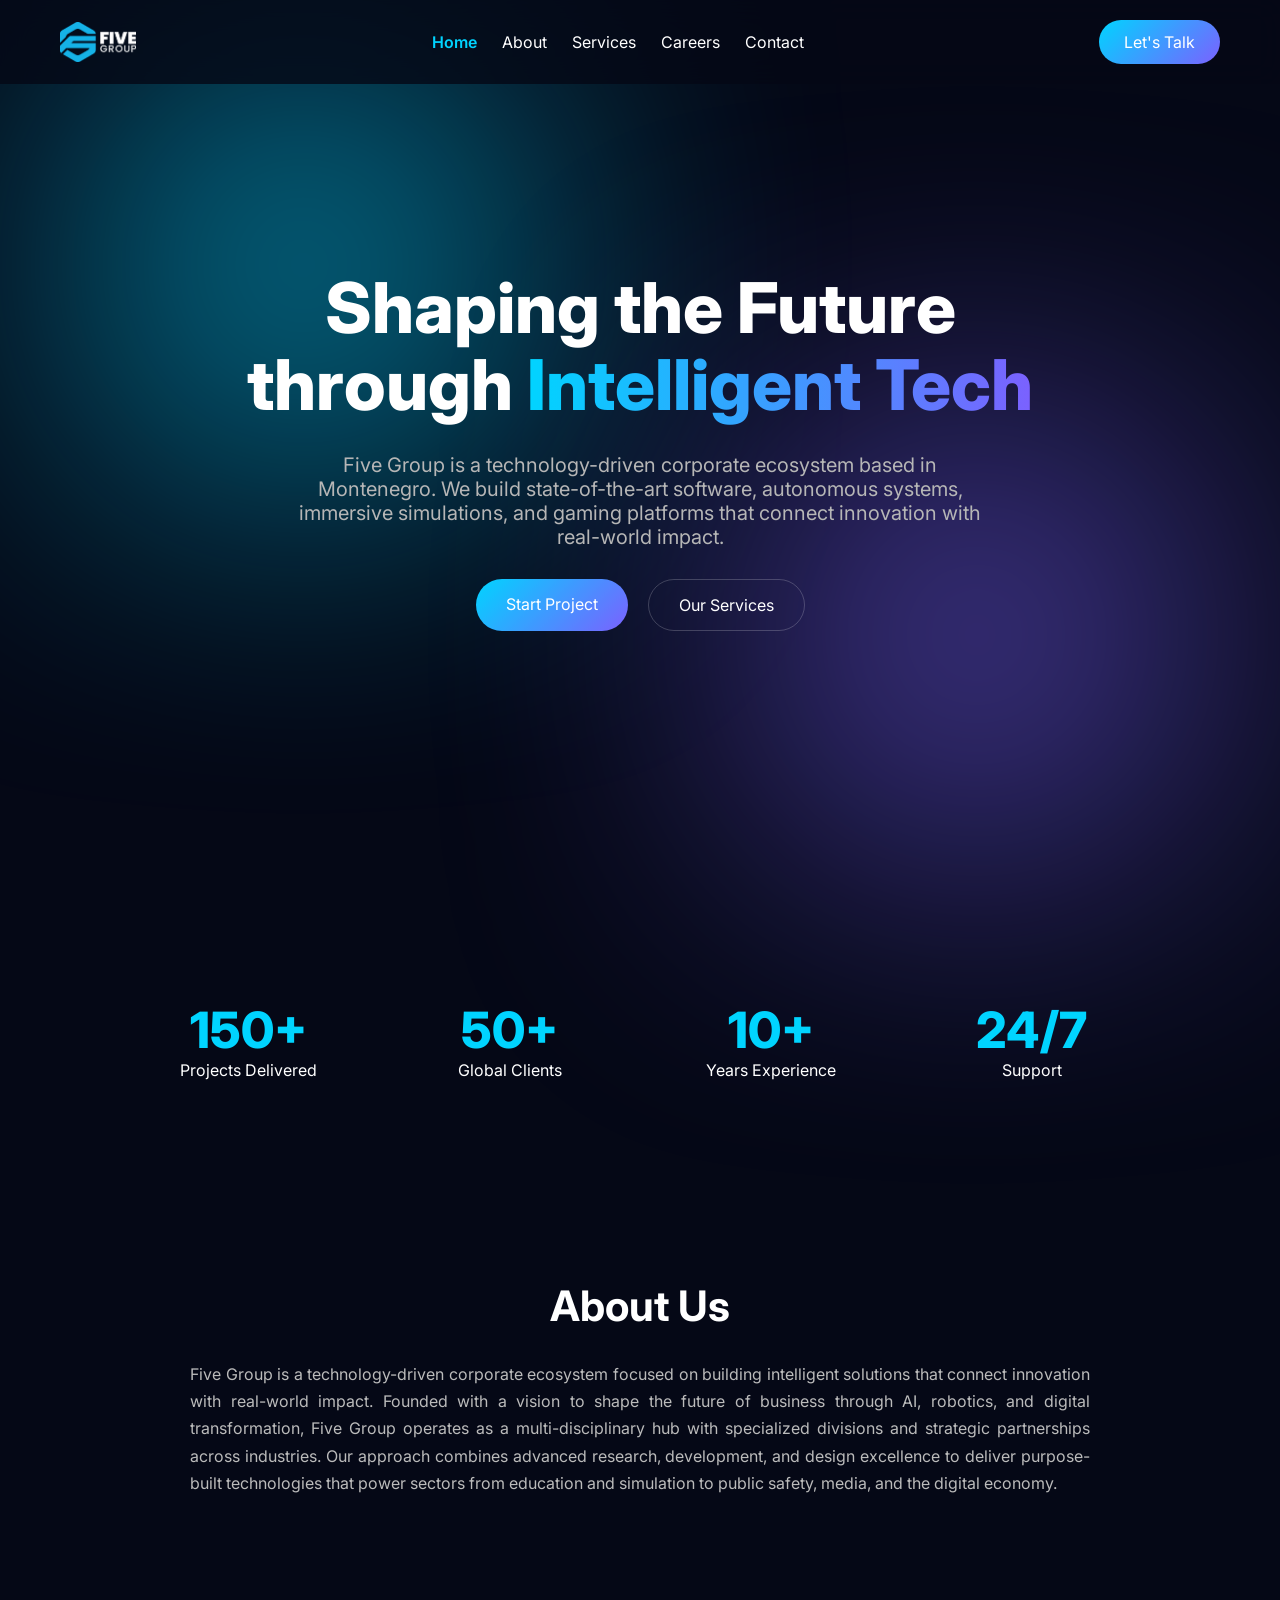
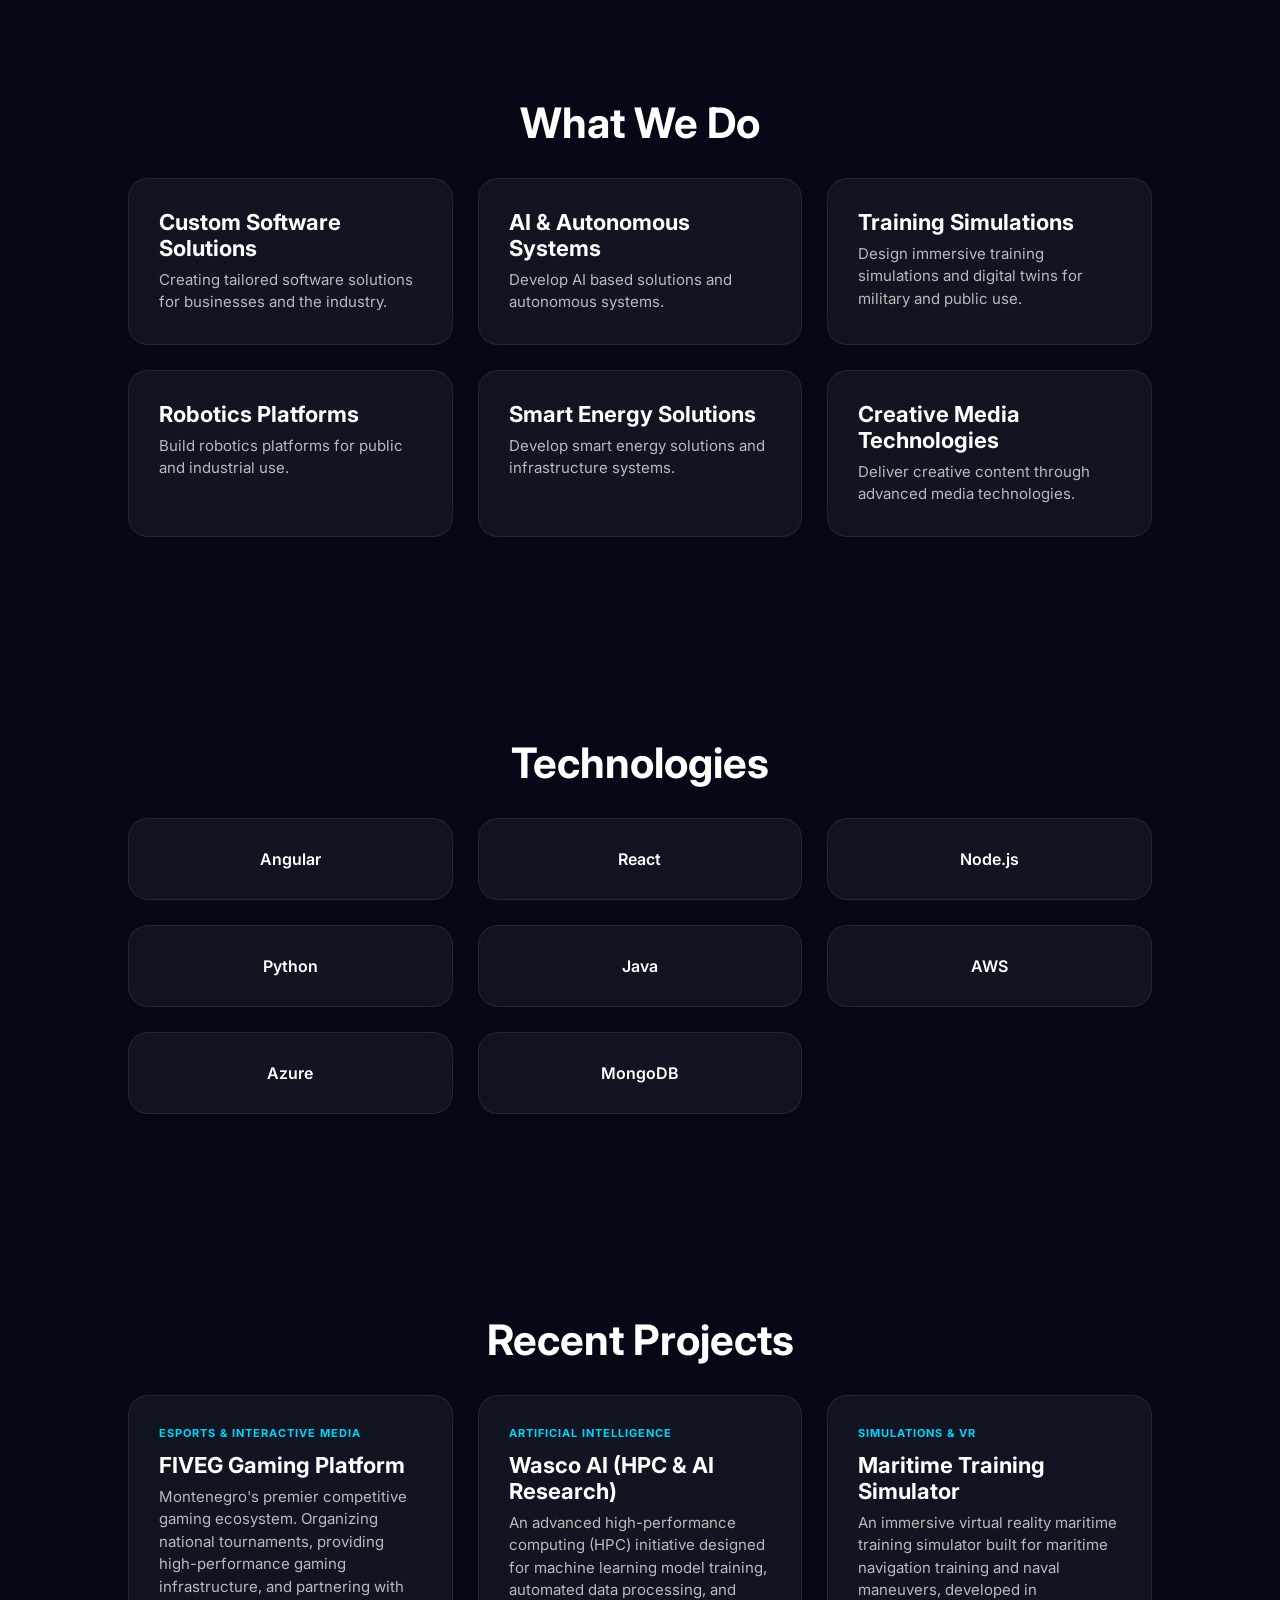
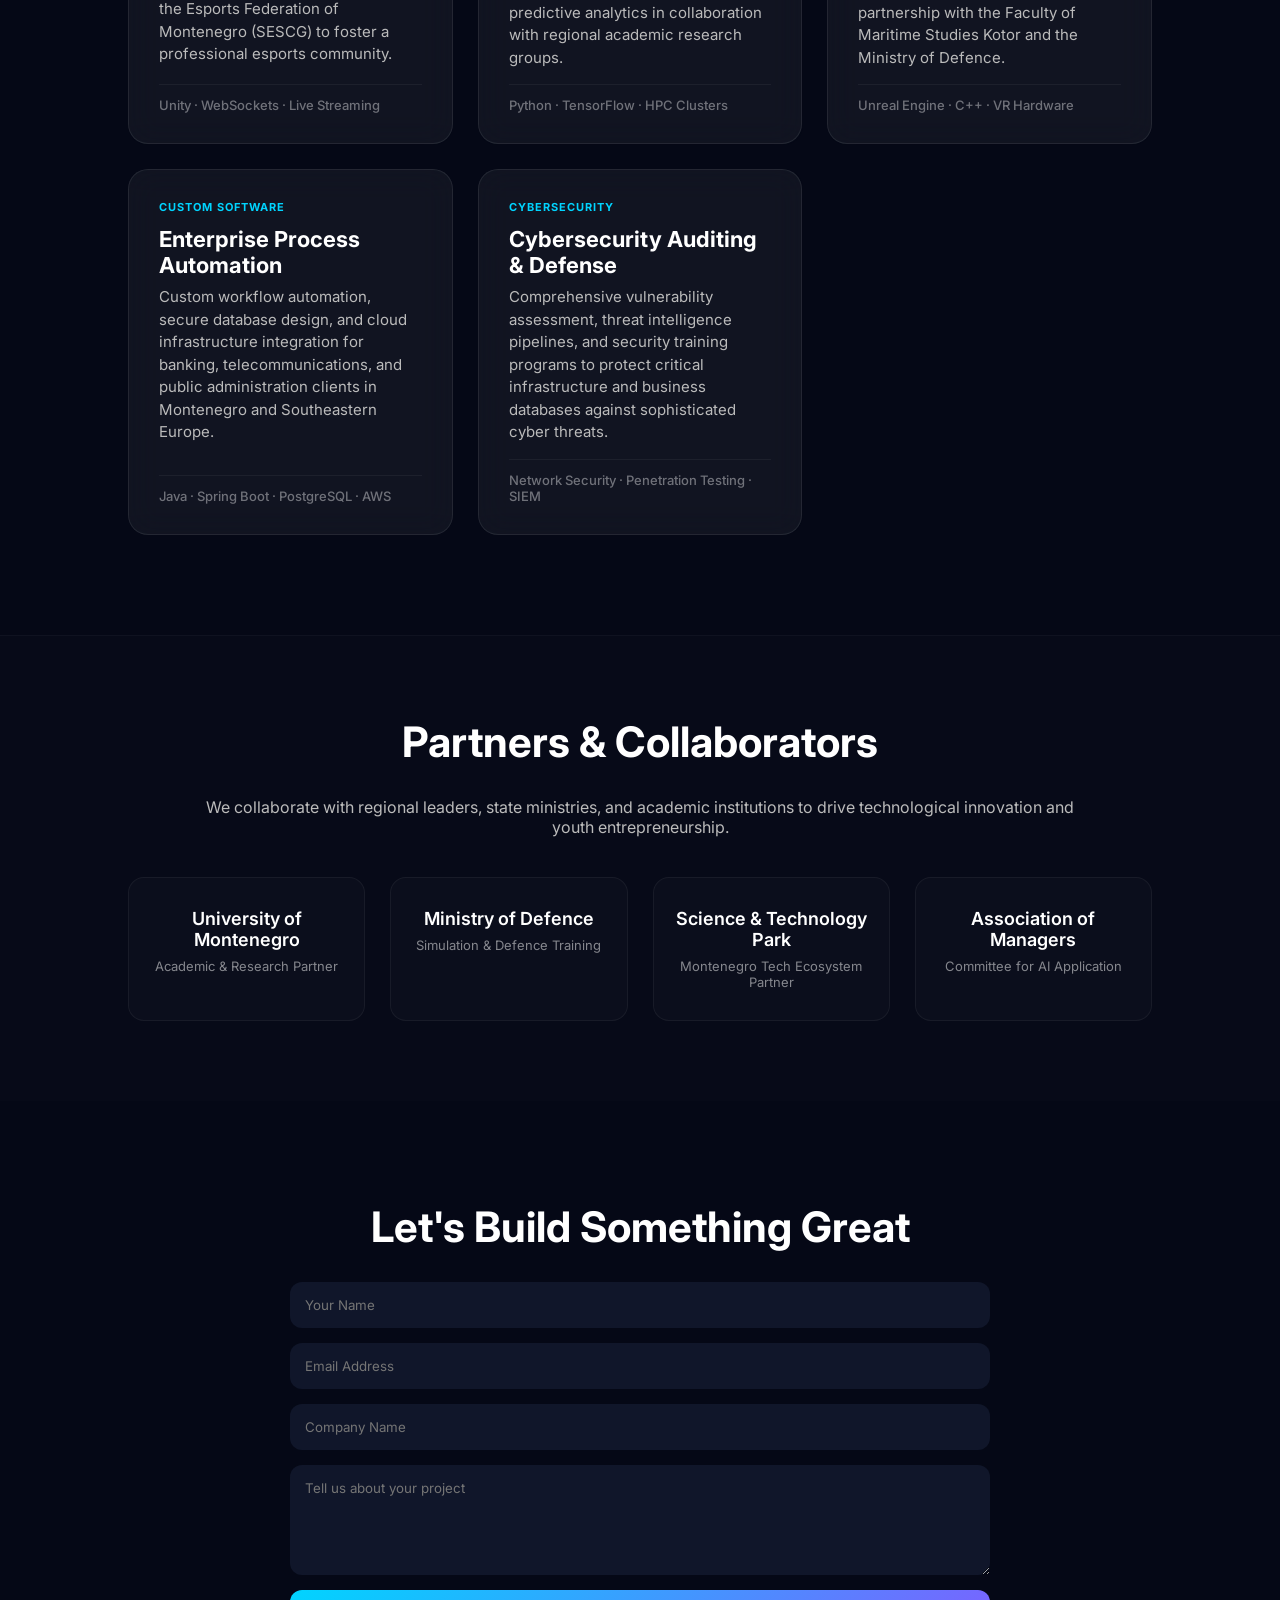
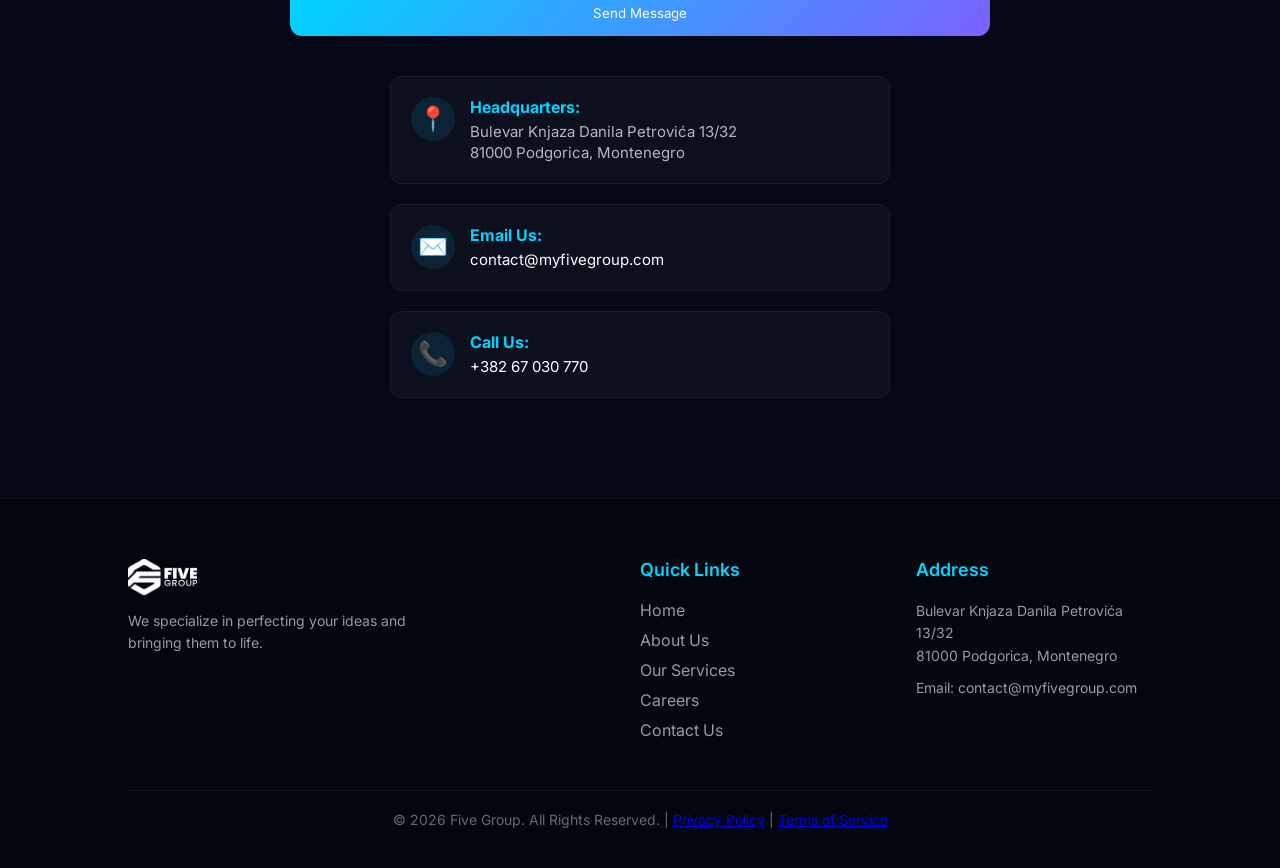
<file: index.html>
<!DOCTYPE html>
<html lang="en">
<head>
<meta charset="UTF-8">
<meta name="viewport" content="width=device-width, initial-scale=1.0">
<title>Five Group | Tech-Driven Corporate Ecosystem</title>
<meta name="description" content="Five Group is a technology-driven corporate ecosystem focusing on building intelligent solutions through AI, robotics, and digital transformation.">
<meta name="keywords" content="custom software solutions, AI, autonomous systems, training simulations, robotics platforms, smart energy, Montenegro, Podgorica">
<meta name="robots" content="index, follow">
<meta name="author" content="Five Group">
<link rel="canonical" href="https://myfivegroup.com/">

<!-- Open Graph -->
<meta property="og:type" content="website">
<meta property="og:url" content="https://myfivegroup.com/">
<meta property="og:title" content="Five Group | Tech-Driven Corporate Ecosystem">
<meta property="og:description" content="Five Group is a technology-driven corporate ecosystem focusing on building intelligent solutions through AI, robotics, and digital transformation.">
<meta property="og:site_name" content="Five Group">
<meta property="og:locale" content="en_US">

<!-- Twitter Card -->
<meta name="twitter:card" content="summary_large_image">
<meta name="twitter:title" content="Five Group | Tech-Driven Corporate Ecosystem">
<meta name="twitter:description" content="Five Group is a technology-driven corporate ecosystem focusing on building intelligent solutions through AI, robotics, and digital transformation.">

<link rel="preconnect" href="https://fonts.googleapis.com">
<link rel="preconnect" href="https://fonts.gstatic.com" crossorigin>
<link href="https://fonts.googleapis.com/css2?family=Inter:wght@300;400;500;600;700;800&display=swap" rel="stylesheet">

<link rel="stylesheet" href="style.css">
<link rel="icon" type="image/svg+xml" href="favicon.svg">

<script type="application/ld+json">
{
  "@context": "https://schema.org",
  "@type": "Organization",
  "name": "Five Group",
  "url": "https://myfivegroup.com",
  "description": "Five Group is a technology-driven corporate ecosystem focusing on building intelligent solutions that connect innovation with real-world impact through AI, robotics, and digital transformation.",
  "email": "contact@myfivegroup.com",
  "telephone": "+382 67 030 770",
  "foundingDate": "2016",
  "areaServed": "Global",
  "hasOfferCatalog": {
    "@type": "OfferCatalog",
    "name": "Corporate Solutions & Technology Services",
    "itemListElement": [
      {"@type": "Offer", "itemOffered": {"@type": "Service", "name": "Custom Software Solutions", "description": "Creating tailored software solutions for businesses and the industry."}},
      {"@type": "Offer", "itemOffered": {"@type": "Service", "name": "AI & Autonomous Systems", "description": "Develop AI based solutions and autonomous systems."}},
      {"@type": "Offer", "itemOffered": {"@type": "Service", "name": "Training Simulations", "description": "Design immersive training simulations and digital twins for military and public use."}},
      {"@type": "Offer", "itemOffered": {"@type": "Service", "name": "Robotics Platforms", "description": "Build robotics platforms for public and industrial use."}},
      {"@type": "Offer", "itemOffered": {"@type": "Service", "name": "Smart Energy Solutions", "description": "Develop smart energy solutions and infrastructure systems."}},
      {"@type": "Offer", "itemOffered": {"@type": "Service", "name": "Creative Media Technologies", "description": "Deliver creative content through advanced media technologies."}}
    ]
  }
}
</script>
<script type="application/ld+json">
{
  "@context": "https://schema.org",
  "@type": "WebSite",
  "name": "Five Group",
  "url": "https://myfivegroup.com",
  "description": "Five Group is a technology-driven corporate ecosystem for AI, robotics, simulation, and custom software."
}
</script>
</head>
<body>

<header>
    <nav>
        <a href="/" class="logo">
            <img src="logo-primary.webp" alt="Five Group Logo" style="height: 40px; width: auto; max-width: 150px; object-fit: contain;">
        </a>

        <ul class="nav-links">
            <li><a href="/">Home</a></li>
            <li><a href="/about">About</a></li>
            <li><a href="/services">Services</a></li>
            <li><a href="/careers">Careers</a></li>
            <li><a href="/contact">Contact</a></li>
        </ul>

        <div class="nav-right">
            <a href="/contact" class="nav-btn">Let's Talk</a>
        </div>

        <button class="mobile-menu-toggle" aria-label="Toggle Navigation Menu">
            <span></span>
            <span></span>
            <span></span>
        </button>
    </nav>
</header>

<main>
<section class="hero">

<div class="blob blob1"></div>
<div class="blob blob2"></div>

<div class="hero-content">

<h1>
Shaping the Future through <span>Intelligent Tech</span>
</h1>

<p>
Five Group is a technology-driven corporate ecosystem based in Montenegro. We build state-of-the-art software, autonomous systems, immersive simulations, and gaming platforms that connect innovation with real-world impact.
</p>

<div class="hero-buttons">
<a href="/contact" class="btn-primary">Start Project</a>
<a href="/services" class="btn-secondary">Our Services</a>
</div>

</div>

</section>

<section class="stats" aria-label="Company statistics">

<div>
<div class="stat-number">150+</div>
<p>Projects Delivered</p>
</div>

<div>
<div class="stat-number">50+</div>
<p>Global Clients</p>
</div>

<div>
<div class="stat-number">10+</div>
<p>Years Experience</p>
</div>

<div>
<div class="stat-number">24/7</div>
<p>Support</p>
</div>

</section>

<section id="about">

<h2 class="section-title">About Us</h2>

<p class="section-desc" style="line-height: 1.7; text-align: justify;">
Five Group is a technology-driven corporate ecosystem focused on building intelligent solutions that connect innovation with real-world impact. Founded with a vision to shape the future of business through AI, robotics, and digital transformation, Five Group operates as a multi-disciplinary hub with specialized divisions and strategic partnerships across industries. Our approach combines advanced research, development, and design excellence to deliver purpose-built technologies that power sectors from education and simulation to public safety, media, and the digital economy.
</p>

</section>

<section id="services">

<h2 class="section-title">What We Do</h2>

<div class="grid">

<div class="card">
<h3>Custom Software Solutions</h3>
<p>Creating tailored software solutions for businesses and the industry.</p>
</div>

<div class="card">
<h3>AI &amp; Autonomous Systems</h3>
<p>Develop AI based solutions and autonomous systems.</p>
</div>

<div class="card">
<h3>Training Simulations</h3>
<p>Design immersive training simulations and digital twins for military and public use.</p>
</div>

<div class="card">
<h3>Robotics Platforms</h3>
<p>Build robotics platforms for public and industrial use.</p>
</div>

<div class="card">
<h3>Smart Energy Solutions</h3>
<p>Develop smart energy solutions and infrastructure systems.</p>
</div>

<div class="card">
<h3>Creative Media Technologies</h3>
<p>Deliver creative content through advanced media technologies.</p>
</div>

</div>

</section>

<section id="tech">

<h2 class="section-title">Technologies</h2>

<div class="grid">

<div class="tech">Angular</div>
<div class="tech">React</div>
<div class="tech">Node.js</div>
<div class="tech">Python</div>
<div class="tech">Java</div>
<div class="tech">AWS</div>
<div class="tech">Azure</div>
<div class="tech">MongoDB</div>

</div>

</section>

<section id="portfolio">

<h2 class="section-title">Recent Projects</h2>

<div class="grid">

<div class="card">
    <span class="project-tag">Esports &amp; Interactive Media</span>
    <h3>FIVEG Gaming Platform</h3>
    <p>Montenegro's premier competitive gaming ecosystem. Organizing national tournaments, providing high-performance gaming infrastructure, and partnering with the Esports Federation of Montenegro (SESCG) to foster a professional esports community.</p>
    <div class="project-tech">Unity · WebSockets · Live Streaming</div>
</div>

<div class="card">
    <span class="project-tag">Artificial Intelligence</span>
    <h3>Wasco AI (HPC &amp; AI Research)</h3>
    <p>An advanced high-performance computing (HPC) initiative designed for machine learning model training, automated data processing, and predictive analytics in collaboration with regional academic research groups.</p>
    <div class="project-tech">Python · TensorFlow · HPC Clusters</div>
</div>

<div class="card">
    <span class="project-tag">Simulations &amp; VR</span>
    <h3>Maritime Training Simulator</h3>
    <p>An immersive virtual reality maritime training simulator built for maritime navigation training and naval maneuvers, developed in partnership with the Faculty of Maritime Studies Kotor and the Ministry of Defence.</p>
    <div class="project-tech">Unreal Engine · C++ · VR Hardware</div>
</div>

<div class="card">
    <span class="project-tag">Custom Software</span>
    <h3>Enterprise Process Automation</h3>
    <p>Custom workflow automation, secure database design, and cloud infrastructure integration for banking, telecommunications, and public administration clients in Montenegro and Southeastern Europe.</p>
    <div class="project-tech">Java · Spring Boot · PostgreSQL · AWS</div>
</div>

<div class="card">
    <span class="project-tag">Cybersecurity</span>
    <h3>Cybersecurity Auditing &amp; Defense</h3>
    <p>Comprehensive vulnerability assessment, threat intelligence pipelines, and security training programs to protect critical infrastructure and business databases against sophisticated cyber threats.</p>
    <div class="project-tech">Network Security · Penetration Testing · SIEM</div>
</div>

</div>

</section>

<section id="partners" style="padding: 80px 10%; background: rgba(255, 255, 255, 0.01); border-top: 1px solid rgba(255,255,255,0.03);">
    <h2 class="section-title">Partners &amp; Collaborators</h2>
    <p class="section-desc">We collaborate with regional leaders, state ministries, and academic institutions to drive technological innovation and youth entrepreneurship.</p>
    <div class="partners-grid">
        <div class="partner-logo-card">
            <h4>University of Montenegro</h4>
            <p>Academic &amp; Research Partner</p>
        </div>
        <div class="partner-logo-card">
            <h4>Ministry of Defence</h4>
            <p>Simulation &amp; Defence Training</p>
        </div>
        <div class="partner-logo-card">
            <h4>Science &amp; Technology Park</h4>
            <p>Montenegro Tech Ecosystem Partner</p>
        </div>
        <div class="partner-logo-card">
            <h4>Association of Managers</h4>
            <p>Committee for AI Application</p>
        </div>
    </div>
</section>

<section id="contact">

<h2 class="section-title">Let's Build Something Great</h2>

<form id="contactForm" aria-label="Contact My Five Group">

<input type="text" name="name" placeholder="Your Name" aria-label="Your Name" required>

<input type="email" name="email" placeholder="Email Address" aria-label="Email Address" required>

<input type="text" name="company" placeholder="Company Name" aria-label="Company Name">

<textarea name="message" rows="5" placeholder="Tell us about your project" aria-label="Tell us about your project"></textarea>

<button type="submit">
Send Message
</button>

</form>

<div class="contact-info">
    <div class="contact-item">
        <span class="contact-icon" aria-hidden="true">📍</span>
        <div>
            <strong>Headquarters:</strong>
            <p>Bulevar Knjaza Danila Petrovića 13/32<br>81000 Podgorica, Montenegro</p>
        </div>
    </div>
    <div class="contact-item">
        <span class="contact-icon" aria-hidden="true">✉️</span>
        <div>
            <strong>Email Us:</strong>
            <p><a href="mailto:contact@myfivegroup.com">contact@myfivegroup.com</a></p>
        </div>
    </div>
    <div class="contact-item">
        <span class="contact-icon" aria-hidden="true">📞</span>
        <div>
            <strong>Call Us:</strong>
            <p><a href="tel:+38267030770">+382 67 030 770</a></p>
        </div>
    </div>
</div>

</section>

</main>

<footer>
    <div class="footer-grid">
        <div class="footer-col">
            <a href="/" class="logo">
                <img src="logo-white.png" alt="Five Group Logo" style="height: 36px; width: auto; max-width: 130px; object-fit: contain;">
            </a>
            <p class="footer-tagline">We specialize in perfecting your ideas and bringing them to life.</p>
        </div>
        <div class="footer-col">
            <h4>Quick Links</h4>
            <ul>
                <li><a href="/">Home</a></li>
                <li><a href="/about">About Us</a></li>
                <li><a href="/services">Our Services</a></li>
                <li><a href="/careers">Careers</a></li>
                <li><a href="/contact">Contact Us</a></li>
            </ul>
        </div>
        <div class="footer-col">
            <h4>Address</h4>
            <p>Bulevar Knjaza Danila Petrovića 13/32<br>81000 Podgorica, Montenegro</p>
            <p style="margin-top: 10px;">Email: <a href="mailto:contact@myfivegroup.com">contact@myfivegroup.com</a></p>
        </div>
    </div>
    <div class="footer-bottom">
        <p>© 2026 Five Group. All Rights Reserved. | <a href="/privacy">Privacy Policy</a> | <a href="/terms">Terms of Service</a></p>
    </div>
</footer>

<script src="script.js"></script>

</body>
</html>
</file>
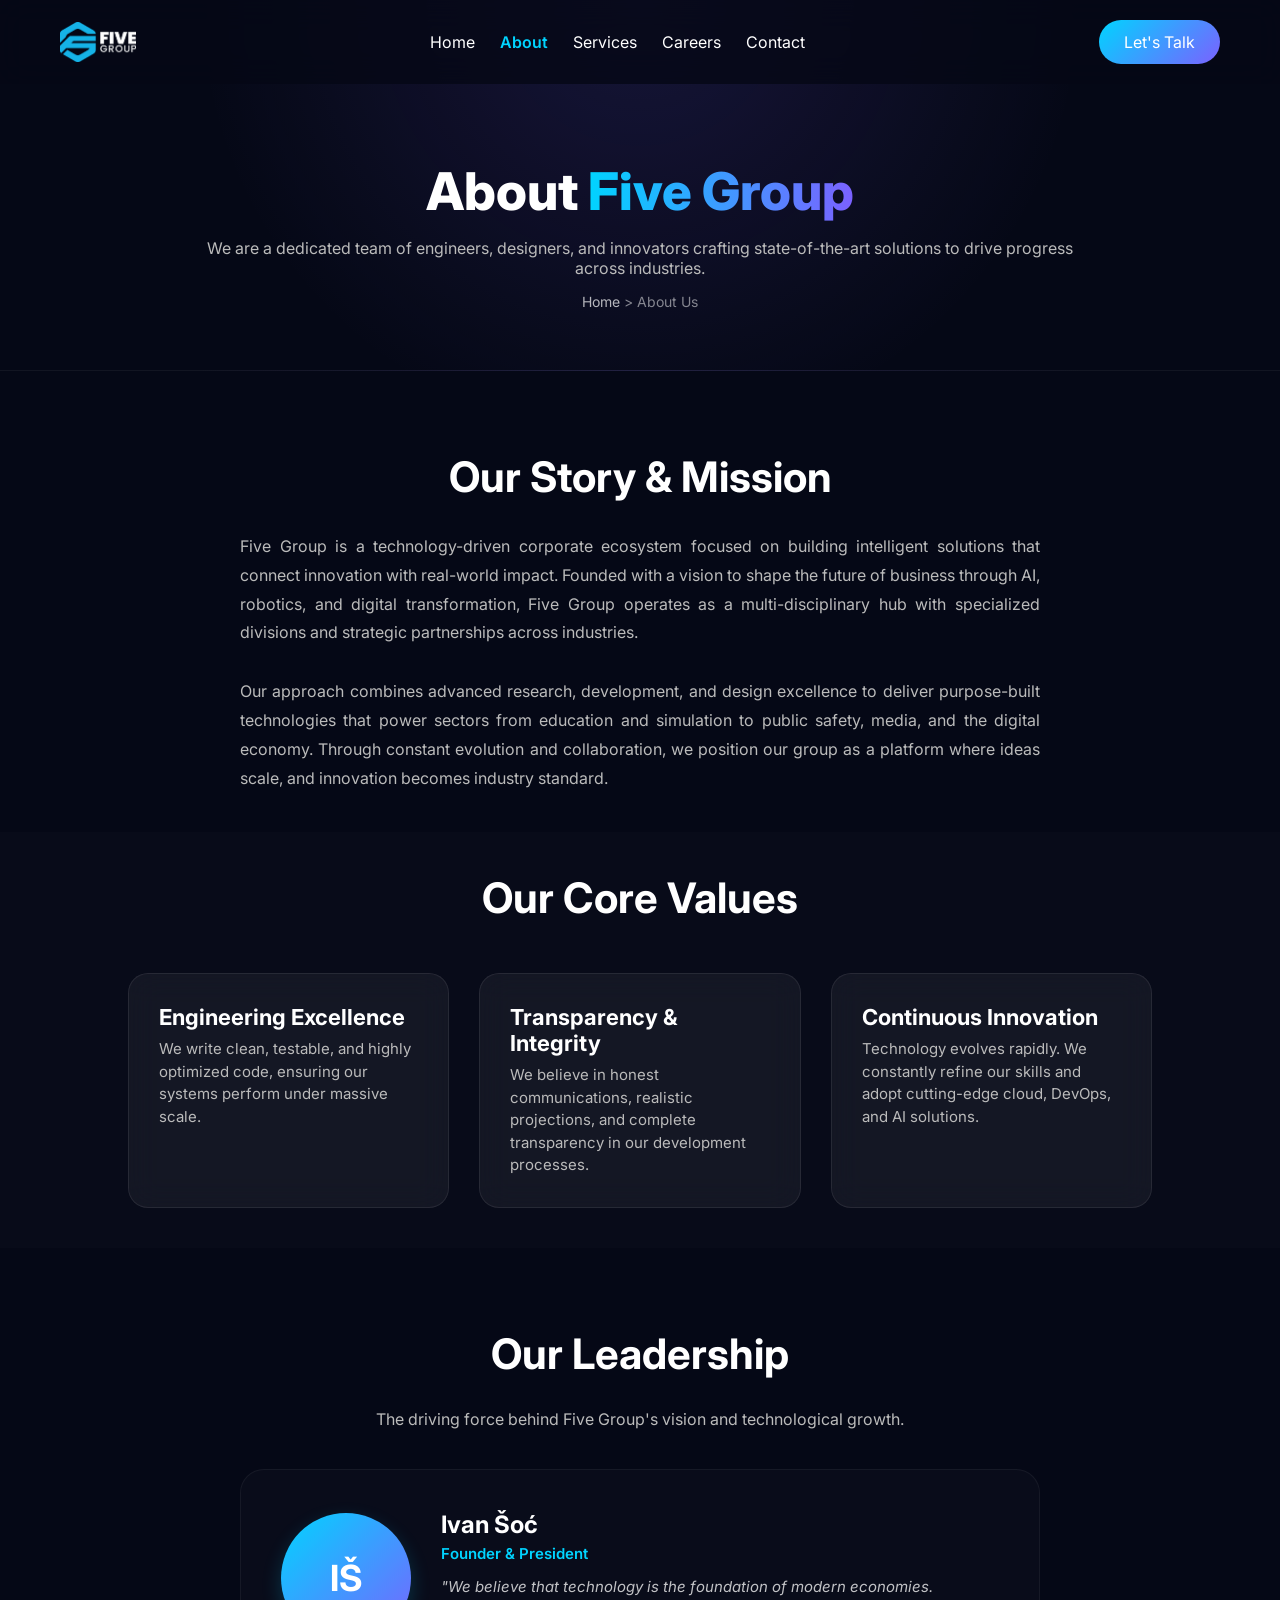
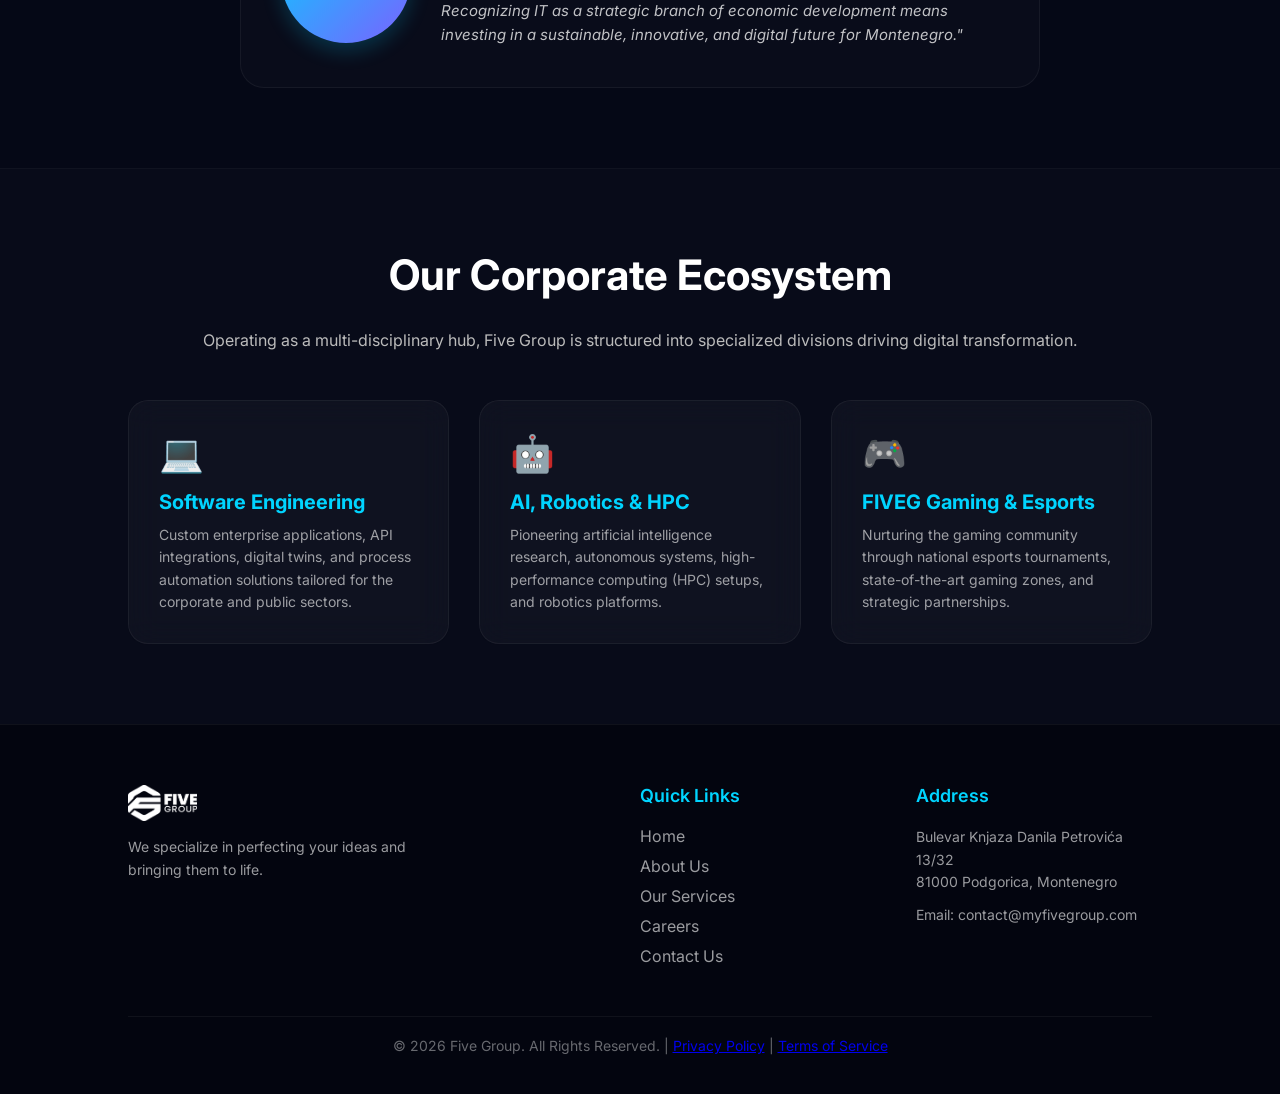
<file: about.html>
<!DOCTYPE html>
<html lang="en">
<head>
<meta charset="UTF-8">
<meta name="viewport" content="width=device-width, initial-scale=1.0">
<title>About Us | Five Group</title>
<meta name="description" content="Learn about Five Group, our mission, values, and the expert leadership team guiding our custom software engineering.">
<meta name="robots" content="index, follow">
<link rel="preconnect" href="https://fonts.googleapis.com">
<link rel="preconnect" href="https://fonts.gstatic.com" crossorigin>
<link href="https://fonts.googleapis.com/css2?family=Inter:wght@300;400;500;600;700;800&display=swap" rel="stylesheet">
<link rel="stylesheet" href="style.css">
<link rel="icon" type="image/svg+xml" href="favicon.svg">
</head>
<body>

<header>
    <nav>
        <a href="/" class="logo">
            <img src="logo-primary.webp" alt="Five Group Logo" style="height: 40px; width: auto; max-width: 150px; object-fit: contain;">
        </a>

        <ul class="nav-links">
            <li><a href="/">Home</a></li>
            <li><a href="/about">About</a></li>
            <li><a href="/services">Services</a></li>
            <li><a href="/careers">Careers</a></li>
            <li><a href="/contact">Contact</a></li>
        </ul>

        <div class="nav-right">
            <a href="/contact" class="nav-btn">Let's Talk</a>
        </div>

        <button class="mobile-menu-toggle" aria-label="Toggle Navigation Menu">
            <span></span>
            <span></span>
            <span></span>
        </button>
    </nav>
</header>

<main>
    <section class="page-header">
        <h1>About <span>Five Group</span></h1>
        <p class="section-desc">We are a dedicated team of engineers, designers, and innovators crafting state-of-the-art solutions to drive progress across industries.</p>
        <div class="breadcrumbs" style="margin-top: 15px;">
            <a href="/">Home</a> &gt; About Us
        </div>
    </section>

    <!-- Company Story Section -->
    <section id="story" style="padding: 80px 10% 40px;">
        <h2 class="section-title">Our Story & Mission</h2>
        <p class="section-desc" style="max-width: 800px; line-height: 1.8; text-align: justify; margin-bottom: 30px; margin-left: auto; margin-right: auto;">
            Five Group is a technology-driven corporate ecosystem focused on building intelligent solutions that connect innovation with real-world impact. Founded with a vision to shape the future of business through AI, robotics, and digital transformation, Five Group operates as a multi-disciplinary hub with specialized divisions and strategic partnerships across industries.
        </p>
        <p class="section-desc" style="max-width: 800px; line-height: 1.8; text-align: justify; margin-left: auto; margin-right: auto;">
            Our approach combines advanced research, development, and design excellence to deliver purpose-built technologies that power sectors from education and simulation to public safety, media, and the digital economy. Through constant evolution and collaboration, we position our group as a platform where ideas scale, and innovation becomes industry standard.
        </p>
    </section>

    <!-- Core Values Section -->
    <section id="values" style="padding: 40px 10%; background: rgba(255,255,255,0.01);">
        <h2 class="section-title">Our Core Values</h2>
        <div class="values-grid">
            <div class="card">
                <h3>Engineering Excellence</h3>
                <p>We write clean, testable, and highly optimized code, ensuring our systems perform under massive scale.</p>
            </div>
            <div class="card">
                <h3>Transparency & Integrity</h3>
                <p>We believe in honest communications, realistic projections, and complete transparency in our development processes.</p>
            </div>
            <div class="card">
                <h3>Continuous Innovation</h3>
                <p>Technology evolves rapidly. We constantly refine our skills and adopt cutting-edge cloud, DevOps, and AI solutions.</p>
            </div>
        </div>
    </section>

    <!-- Leadership Section -->
    <section id="leadership" style="padding: 80px 10%;">
        <h2 class="section-title">Our Leadership</h2>
        <p class="section-desc">The driving force behind Five Group's vision and technological growth.</p>
        
        <div class="leader-card-premium">
            <div class="leader-avatar-premium">IŠ</div>
            <div class="team-info" style="padding: 0;">
                <h3 style="font-size: 24px; margin-bottom: 5px;">Ivan Šoć</h3>
                <div class="role" style="color: #00D4FF; font-size: 15px; font-weight: 600; margin-bottom: 12px;">Founder &amp; President</div>
                <p style="font-size: 15px; color: rgba(255, 255, 255, 0.75); line-height: 1.6; margin: 0; font-style: italic;">
                    "We believe that technology is the foundation of modern economies. Recognizing IT as a strategic branch of economic development means investing in a sustainable, innovative, and digital future for Montenegro."
                </p>
            </div>
        </div>
    </section>

    <!-- Ecosystem Divisions Section -->
    <section id="divisions" style="padding: 80px 10%; background: rgba(255, 255, 255, 0.01); border-top: 1px solid rgba(255,255,255,0.03);">
        <h2 class="section-title">Our Corporate Ecosystem</h2>
        <p class="section-desc">Operating as a multi-disciplinary hub, Five Group is structured into specialized divisions driving digital transformation.</p>
        
        <div class="values-grid" style="margin-top: 50px;">
            <div class="card" style="padding: 30px; background: rgba(255, 255, 255, 0.03); border: 1px solid rgba(255, 255, 255, 0.05); border-radius: 20px;">
                <div style="font-size: 36px; margin-bottom: 15px;">💻</div>
                <h3 style="font-size: 20px; color: #00D4FF; margin-bottom: 10px;">Software Engineering</h3>
                <p style="color: rgba(255, 255, 255, 0.6); font-size: 14px; line-height: 1.6;">Custom enterprise applications, API integrations, digital twins, and process automation solutions tailored for the corporate and public sectors.</p>
            </div>
            
            <div class="card" style="padding: 30px; background: rgba(255, 255, 255, 0.03); border: 1px solid rgba(255, 255, 255, 0.05); border-radius: 20px;">
                <div style="font-size: 36px; margin-bottom: 15px;">🤖</div>
                <h3 style="font-size: 20px; color: #00D4FF; margin-bottom: 10px;">AI, Robotics &amp; HPC</h3>
                <p style="color: rgba(255, 255, 255, 0.6); font-size: 14px; line-height: 1.6;">Pioneering artificial intelligence research, autonomous systems, high-performance computing (HPC) setups, and robotics platforms.</p>
            </div>
            
            <div class="card" style="padding: 30px; background: rgba(255, 255, 255, 0.03); border: 1px solid rgba(255, 255, 255, 0.05); border-radius: 20px;">
                <div style="font-size: 36px; margin-bottom: 15px;">🎮</div>
                <h3 style="font-size: 20px; color: #00D4FF; margin-bottom: 10px;">FIVEG Gaming &amp; Esports</h3>
                <p style="color: rgba(255, 255, 255, 0.6); font-size: 14px; line-height: 1.6;">Nurturing the gaming community through national esports tournaments, state-of-the-art gaming zones, and strategic partnerships.</p>
            </div>
        </div>
    </section>
</main>

<footer>
    <div class="footer-grid">
        <div class="footer-col">
            <a href="/" class="logo">
                <img src="logo-white.png" alt="Five Group Logo" style="height: 36px; width: auto; max-width: 130px; object-fit: contain;">
            </a>
            <p class="footer-tagline">We specialize in perfecting your ideas and bringing them to life.</p>
        </div>
        <div class="footer-col">
            <h4>Quick Links</h4>
            <ul>
                <li><a href="/">Home</a></li>
                <li><a href="/about">About Us</a></li>
                <li><a href="/services">Our Services</a></li>
                <li><a href="/careers">Careers</a></li>
                <li><a href="/contact">Contact Us</a></li>
            </ul>
        </div>
        <div class="footer-col">
            <h4>Address</h4>
            <p>Bulevar Knjaza Danila Petrovića 13/32<br>81000 Podgorica, Montenegro</p>
            <p style="margin-top: 10px;">Email: <a href="mailto:contact@myfivegroup.com">contact@myfivegroup.com</a></p>
        </div>
    </div>
    <div class="footer-bottom">
        <p>© 2026 Five Group. All Rights Reserved. | <a href="/privacy">Privacy Policy</a> | <a href="/terms">Terms of Service</a></p>
    </div>
</footer>

<script src="script.js"></script>
</body>
</html>
</file>
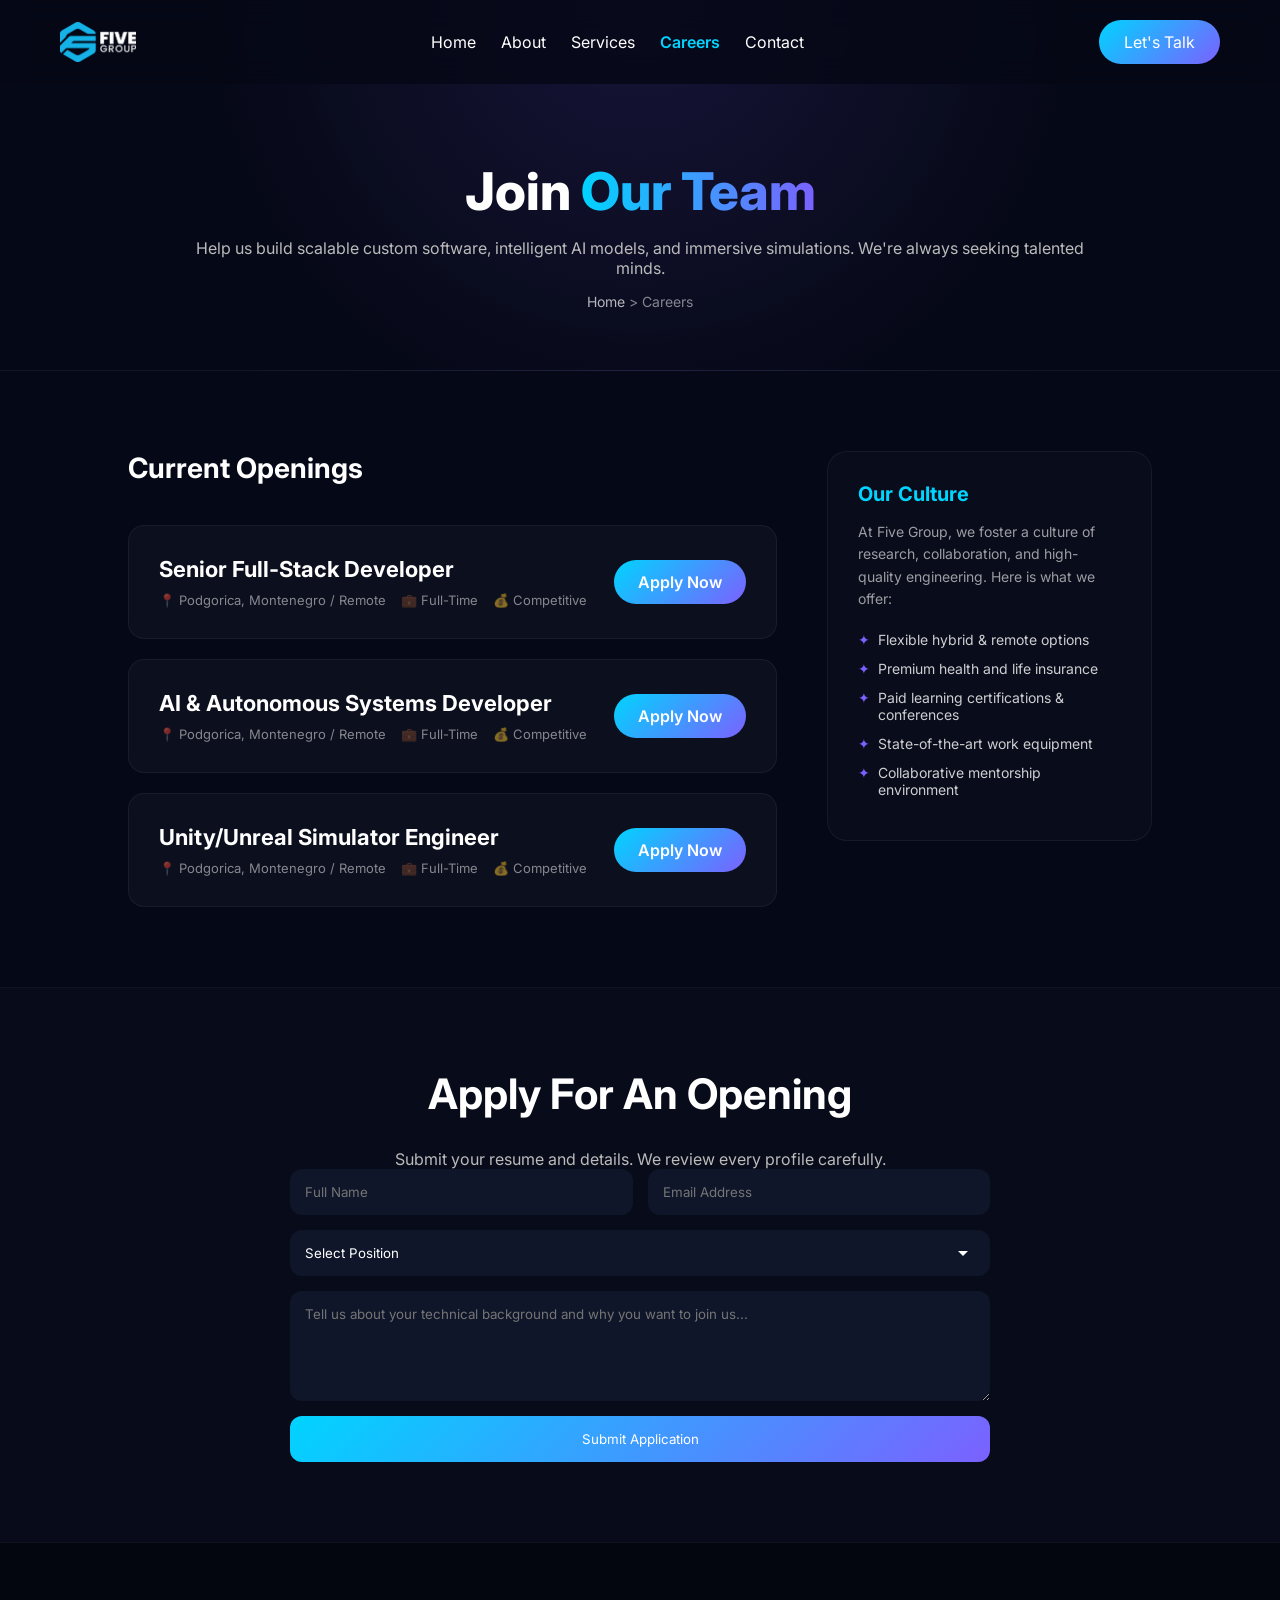
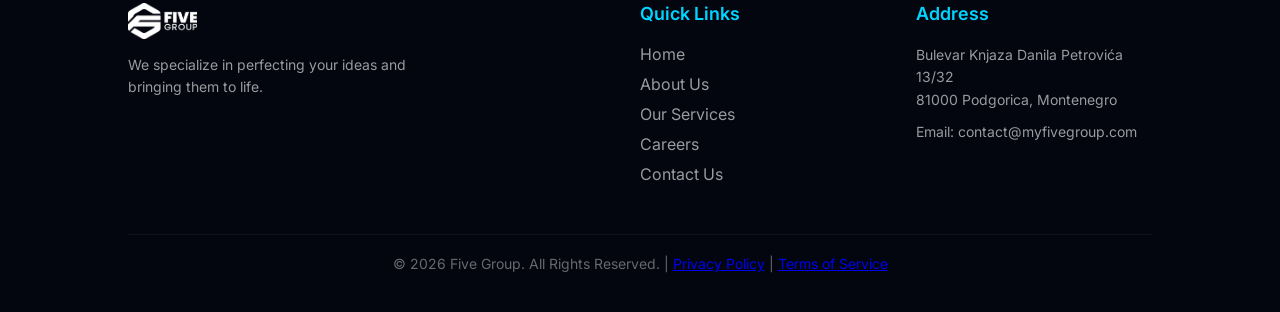
<file: careers.html>
<!DOCTYPE html>
<html lang="en">
<head>
<meta charset="UTF-8">
<meta name="viewport" content="width=device-width, initial-scale=1.0">
<title>Careers | Five Group</title>
<meta name="description" content="Join the team at Five Group. Explore open engineering, design, and simulation roles and apply today.">
<meta name="robots" content="index, follow">
<link rel="preconnect" href="https://fonts.googleapis.com">
<link rel="preconnect" href="https://fonts.gstatic.com" crossorigin>
<link href="https://fonts.googleapis.com/css2?family=Inter:wght@300;400;500;600;700;800&display=swap" rel="stylesheet">
<link rel="stylesheet" href="style.css">
<link rel="icon" type="image/svg+xml" href="favicon.svg">
</head>
<body>

<header>
    <nav>
        <a href="/" class="logo">
            <img src="logo-primary.webp" alt="Five Group Logo" style="height: 40px; width: auto; max-width: 150px; object-fit: contain;">
        </a>

        <ul class="nav-links">
            <li><a href="/">Home</a></li>
            <li><a href="/about">About</a></li>
            <li><a href="/services">Services</a></li>
            <li><a href="/careers">Careers</a></li>
            <li><a href="/contact">Contact</a></li>
        </ul>

        <div class="nav-right">
            <a href="/contact" class="nav-btn">Let's Talk</a>
        </div>

        <button class="mobile-menu-toggle" aria-label="Toggle Navigation Menu">
            <span></span>
            <span></span>
            <span></span>
        </button>
    </nav>
</header>

<main>
    <section class="page-header">
        <h1>Join <span>Our Team</span></h1>
        <p class="section-desc">Help us build scalable custom software, intelligent AI models, and immersive simulations. We're always seeking talented minds.</p>
        <div class="breadcrumbs" style="margin-top: 15px;">
            <a href="/">Home</a> &gt; Careers
        </div>
    </section>

    <section style="padding: 80px 10%;">
        <div class="careers-grid">
            <!-- Left: Open Positions -->
            <div class="jobs-list">
                <h2 style="font-size: 28px; margin-bottom: 20px;">Current Openings</h2>
                
                <!-- Job Card 1 -->
                <div class="job-card">
                    <div class="job-info">
                        <h3>Senior Full-Stack Developer</h3>
                        <div class="job-meta">
                            <span>📍 Podgorica, Montenegro / Remote</span>
                            <span>💼 Full-Time</span>
                            <span>💰 Competitive</span>
                        </div>
                    </div>
                    <a href="#apply" class="job-apply-btn">Apply Now</a>
                </div>

                <!-- Job Card 2 -->
                <div class="job-card">
                    <div class="job-info">
                        <h3>AI &amp; Autonomous Systems Developer</h3>
                        <div class="job-meta">
                            <span>📍 Podgorica, Montenegro / Remote</span>
                            <span>💼 Full-Time</span>
                            <span>💰 Competitive</span>
                        </div>
                    </div>
                    <a href="#apply" class="job-apply-btn">Apply Now</a>
                </div>

                <!-- Job Card 3 -->
                <div class="job-card">
                    <div class="job-info">
                        <h3>Unity/Unreal Simulator Engineer</h3>
                        <div class="job-meta">
                            <span>📍 Podgorica, Montenegro / Remote</span>
                            <span>💼 Full-Time</span>
                            <span>💰 Competitive</span>
                        </div>
                    </div>
                    <a href="#apply" class="job-apply-btn">Apply Now</a>
                </div>
            </div>

            <!-- Right: Culture -->
            <div class="culture-card">
                <h3>Our Culture</h3>
                <p>At Five Group, we foster a culture of research, collaboration, and high-quality engineering. Here is what we offer:</p>
                <ul class="culture-features">
                    <li>Flexible hybrid &amp; remote options</li>
                    <li>Premium health and life insurance</li>
                    <li>Paid learning certifications &amp; conferences</li>
                    <li>State-of-the-art work equipment</li>
                    <li>Collaborative mentorship environment</li>
                </ul>
            </div>
        </div>
    </section>

    <!-- Application Form Section -->
    <section id="apply" style="padding: 80px 10%; background: rgba(255, 255, 255, 0.01); border-top: 1px solid rgba(255,255,255,0.03);">
        <h2 class="section-title">Apply For An Opening</h2>
        <p class="section-desc">Submit your resume and details. We review every profile carefully.</p>
        
        <form id="careerForm" aria-label="Apply to My Five Group">
            <div class="form-row">
                <input type="text" name="name" placeholder="Full Name" aria-label="Full Name" required>
                <input type="email" name="email" placeholder="Email Address" aria-label="Email Address" required>
            </div>
            
            <select name="role" aria-label="Select Position" required>
                <option value="" disabled selected>Select Position</option>
                <option value="Senior Full-Stack Developer">Senior Full-Stack Developer</option>
                <option value="AI & Autonomous Systems Developer">AI &amp; Autonomous Systems Developer</option>
                <option value="Unity/Unreal Simulator Engineer">Unity/Unreal Simulator Engineer</option>
            </select>
            
            <textarea name="message" rows="5" placeholder="Tell us about your technical background and why you want to join us..." aria-label="Message"></textarea>
            
            <button type="submit">Submit Application</button>
        </form>
    </section>
</main>

<footer>
    <div class="footer-grid">
        <div class="footer-col">
            <a href="/" class="logo">
                <img src="logo-white.png" alt="Five Group Logo" style="height: 36px; width: auto; max-width: 130px; object-fit: contain;">
            </a>
            <p class="footer-tagline">We specialize in perfecting your ideas and bringing them to life.</p>
        </div>
        <div class="footer-col">
            <h4>Quick Links</h4>
            <ul>
                <li><a href="/">Home</a></li>
                <li><a href="/about">About Us</a></li>
                <li><a href="/services">Our Services</a></li>
                <li><a href="/careers">Careers</a></li>
                <li><a href="/contact">Contact Us</a></li>
            </ul>
        </div>
        <div class="footer-col">
            <h4>Address</h4>
            <p>Bulevar Knjaza Danila Petrovića 13/32<br>81000 Podgorica, Montenegro</p>
            <p style="margin-top: 10px;">Email: <a href="mailto:contact@myfivegroup.com">contact@myfivegroup.com</a></p>
        </div>
    </div>
    <div class="footer-bottom">
        <p>© 2026 Five Group. All Rights Reserved. | <a href="/privacy">Privacy Policy</a> | <a href="/terms">Terms of Service</a></p>
    </div>
</footer>

<script src="script.js"></script>
</body>
</html>
</file>
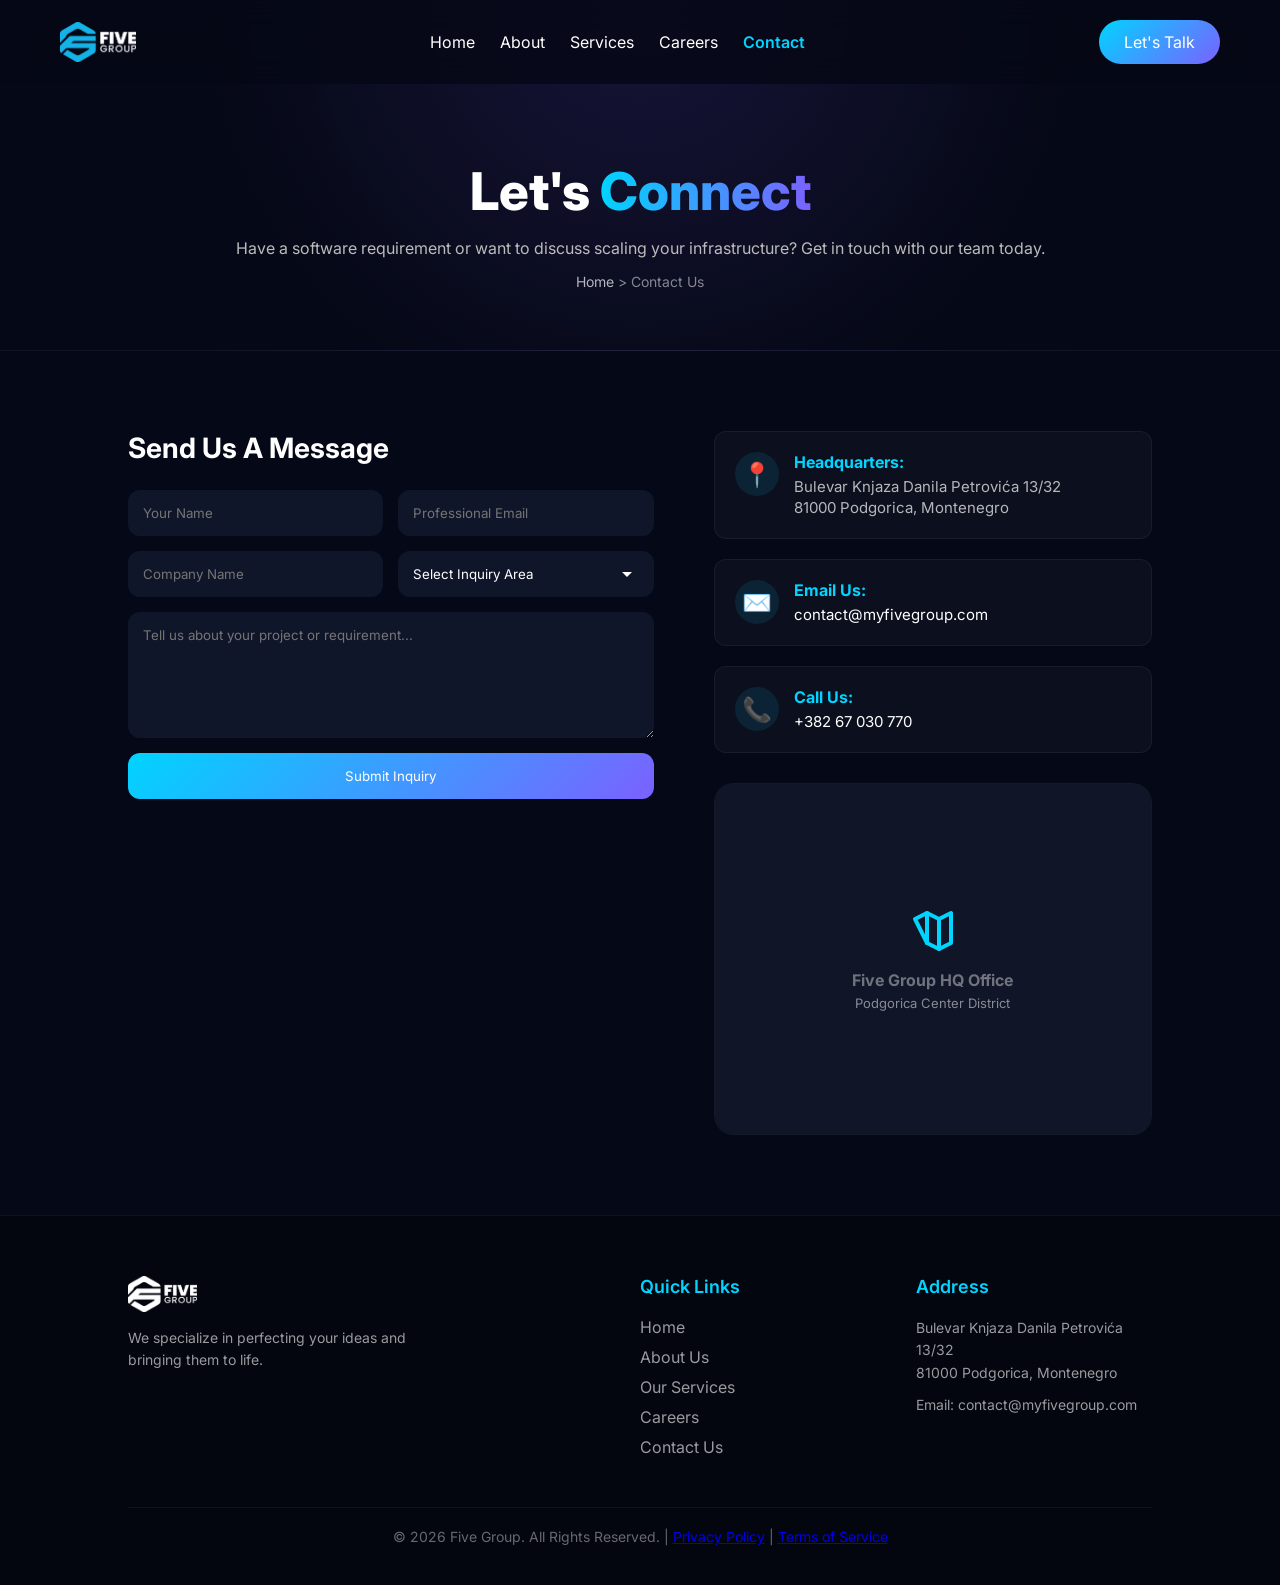
<file: contact.html>
<!DOCTYPE html>
<html lang="en">
<head>
<meta charset="UTF-8">
<meta name="viewport" content="width=device-width, initial-scale=1.0">
<title>Contact Us | Five Group</title>
<meta name="description" content="Get in touch with Five Group. Contact our engineering office for consultations, partnership inquiries, or careers.">
<meta name="robots" content="index, follow">
<link rel="preconnect" href="https://fonts.googleapis.com">
<link rel="preconnect" href="https://fonts.gstatic.com" crossorigin>
<link href="https://fonts.googleapis.com/css2?family=Inter:wght@300;400;500;600;700;800&display=swap" rel="stylesheet">
<link rel="stylesheet" href="style.css">
<link rel="icon" type="image/svg+xml" href="favicon.svg">
</head>
<body>

<header>
    <nav>
        <a href="/" class="logo">
            <img src="logo-primary.webp" alt="Five Group Logo" style="height: 40px; width: auto; max-width: 150px; object-fit: contain;">
        </a>

        <ul class="nav-links">
            <li><a href="/">Home</a></li>
            <li><a href="/about">About</a></li>
            <li><a href="/services">Services</a></li>
            <li><a href="/careers">Careers</a></li>
            <li><a href="/contact">Contact</a></li>
        </ul>

        <div class="nav-right">
            <a href="/contact" class="nav-btn">Let's Talk</a>
        </div>

        <button class="mobile-menu-toggle" aria-label="Toggle Navigation Menu">
            <span></span>
            <span></span>
            <span></span>
        </button>
    </nav>
</header>

<main>
    <section class="page-header">
        <h1>Let's <span>Connect</span></h1>
        <p class="section-desc">Have a software requirement or want to discuss scaling your infrastructure? Get in touch with our team today.</p>
        <div class="breadcrumbs" style="margin-top: 15px;">
            <a href="/">Home</a> &gt; Contact Us
        </div>
    </section>

    <section style="padding: 80px 10%;">
        <div class="contact-grid">
            <!-- Left Side: Form -->
            <div>
                <h2 style="font-size: 28px; margin-bottom: 25px;">Send Us A Message</h2>
                <form id="contactFormPage" aria-label="Contact Form Page">
                    <div class="form-row">
                        <input type="text" name="name" placeholder="Your Name" aria-label="Your Name" required>
                        <input type="email" name="email" placeholder="Professional Email" aria-label="Professional Email" required>
                    </div>
                    
                    <div class="form-row">
                        <input type="text" name="company" placeholder="Company Name" aria-label="Company Name">
                        <select name="subject" aria-label="Inquiry Subject" required>
                            <option value="" disabled selected>Select Inquiry Area</option>
                            <option value="Custom Software Development">Custom Software Development</option>
                            <option value="Cloud & DevOps Services">Cloud &amp; DevOps Services</option>
                            <option value="AI Integration & Automation">AI Integration &amp; Automation</option>
                            <option value="Careers / Job Application">Careers / Job Application</option>
                            <option value="General Partnerships">General Partnerships</option>
                        </select>
                    </div>
                    
                    <textarea name="message" rows="6" placeholder="Tell us about your project or requirement..." aria-label="Tell us about your project" required></textarea>
                    
                    <button type="submit">Submit Inquiry</button>
                </form>
            </div>

            <!-- Right Side: Info & Map -->
            <div style="display: flex; flex-direction: column; gap: 30px;">
                <div class="contact-info" style="margin: 0; width: 100%; max-width: 100%;">
                    <div class="contact-item">
                        <span class="contact-icon" aria-hidden="true">📍</span>
                        <div>
                            <strong>Headquarters:</strong>
                            <p>Bulevar Knjaza Danila Petrovića 13/32<br>81000 Podgorica, Montenegro</p>
                        </div>
                    </div>
                    <div class="contact-item">
                        <span class="contact-icon" aria-hidden="true">✉️</span>
                        <div>
                            <strong>Email Us:</strong>
                            <p><a href="mailto:contact@myfivegroup.com">contact@myfivegroup.com</a></p>
                        </div>
                    </div>
                    <div class="contact-item">
                        <span class="contact-icon" aria-hidden="true">📞</span>
                        <div>
                            <strong>Call Us:</strong>
                            <p><a href="tel:+38267030770">+382 67 030 770</a></p>
                        </div>
                    </div>
                </div>

                <div class="contact-card-map">
                    <div class="map-placeholder">
                        <svg width="48" height="48" viewBox="0 0 24 24" fill="none" stroke="#00D4FF" stroke-width="2" stroke-linecap="round" stroke-linejoin="round" style="margin-bottom: 15px;"><polygon points="3 6 9 3 15 6 21 3 21 18 15 21 9 18 3 6"></polygon><line x1="9" y1="3" x2="9" y2="18"></line><line x1="15" y1="6" x2="15" y2="21"></line></svg>
                        <strong>Five Group HQ Office</strong>
                        <p style="font-size: 13px; color: rgba(255,255,255,0.5); margin-top: 5px;">Podgorica Center District</p>
                    </div>
                </div>
            </div>
        </div>
    </section>
</main>

<footer>
    <div class="footer-grid">
        <div class="footer-col">
            <a href="/" class="logo">
                <img src="logo-white.png" alt="Five Group Logo" style="height: 36px; width: auto; max-width: 130px; object-fit: contain;">
            </a>
            <p class="footer-tagline">We specialize in perfecting your ideas and bringing them to life.</p>
        </div>
        <div class="footer-col">
            <h4>Quick Links</h4>
            <ul>
                <li><a href="/">Home</a></li>
                <li><a href="/about">About Us</a></li>
                <li><a href="/services">Our Services</a></li>
                <li><a href="/careers">Careers</a></li>
                <li><a href="/contact">Contact Us</a></li>
            </ul>
        </div>
        <div class="footer-col">
            <h4>Address</h4>
            <p>Bulevar Knjaza Danila Petrovića 13/32<br>81000 Podgorica, Montenegro</p>
            <p style="margin-top: 10px;">Email: <a href="mailto:contact@myfivegroup.com">contact@myfivegroup.com</a></p>
        </div>
    </div>
    <div class="footer-bottom">
        <p>© 2026 Five Group. All Rights Reserved. | <a href="/privacy">Privacy Policy</a> | <a href="/terms">Terms of Service</a></p>
    </div>
</footer>

<script src="script.js"></script>
</body>
</html>
</file>
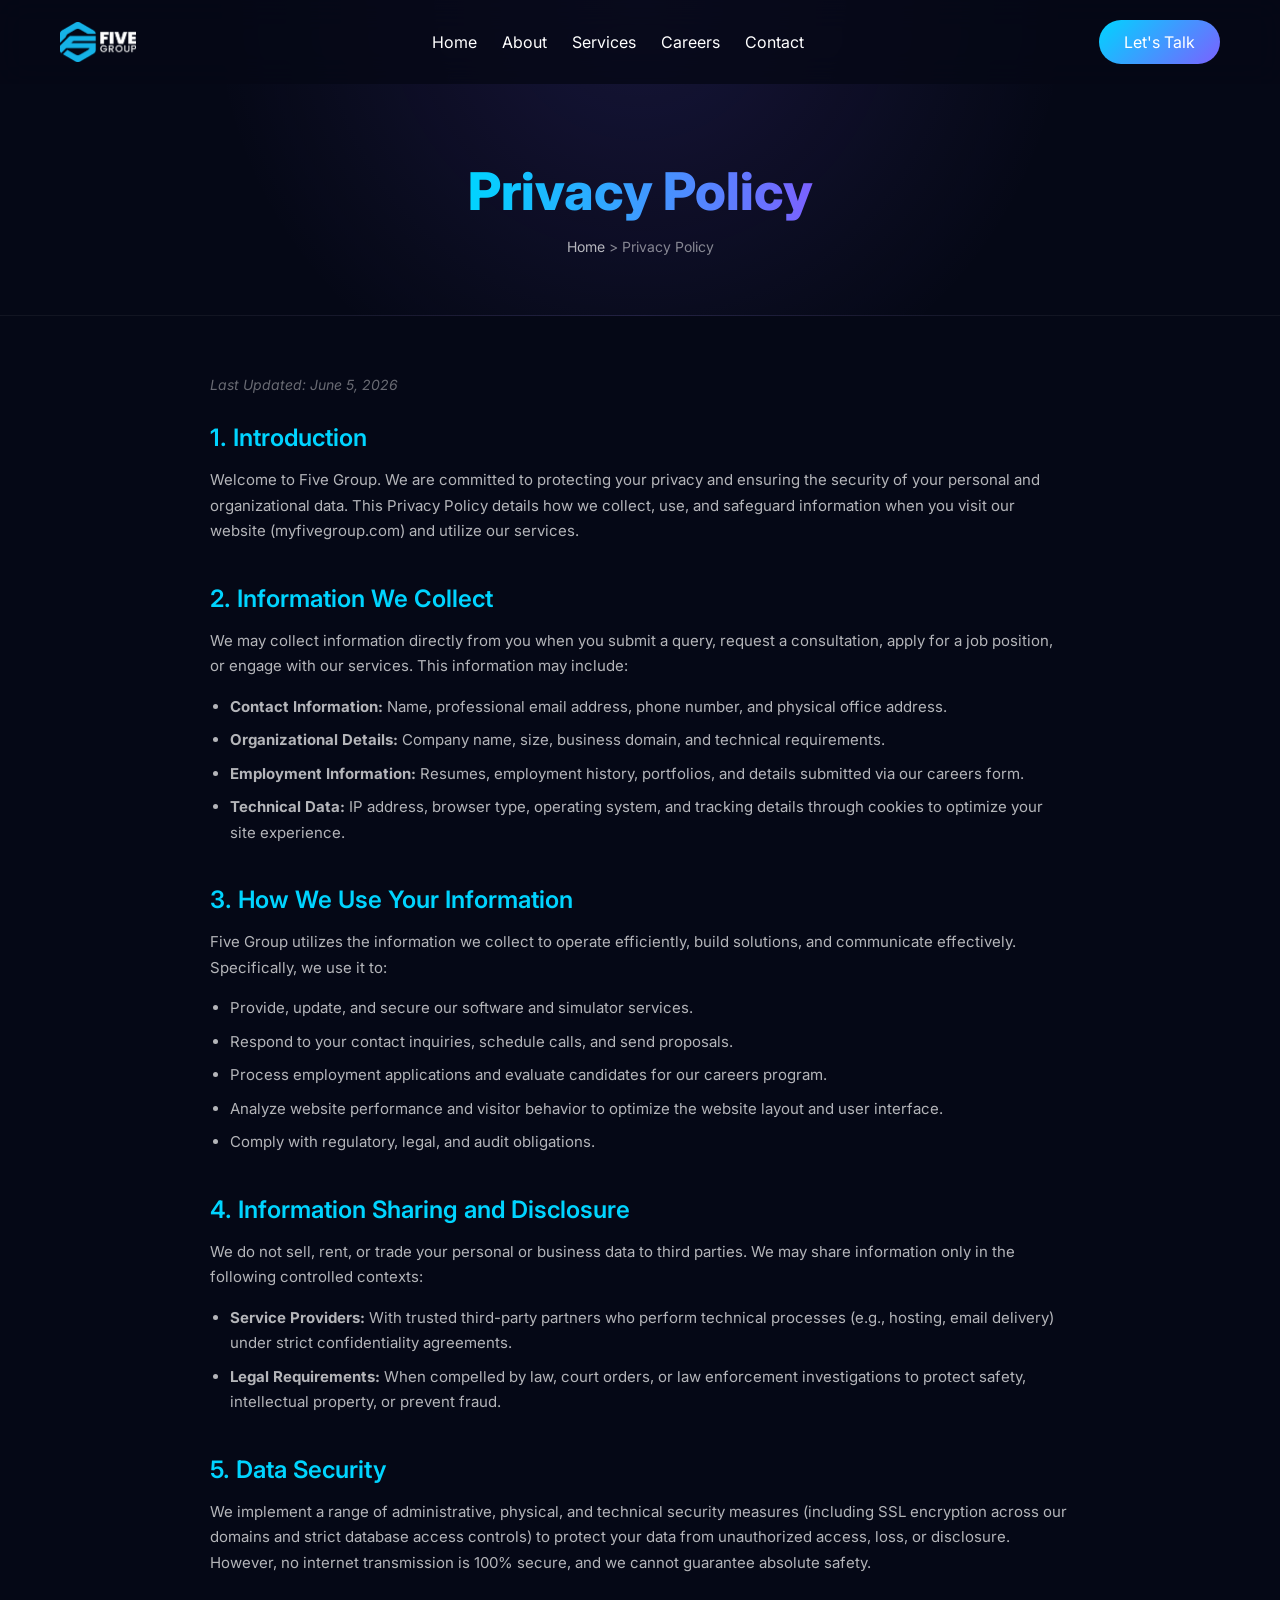
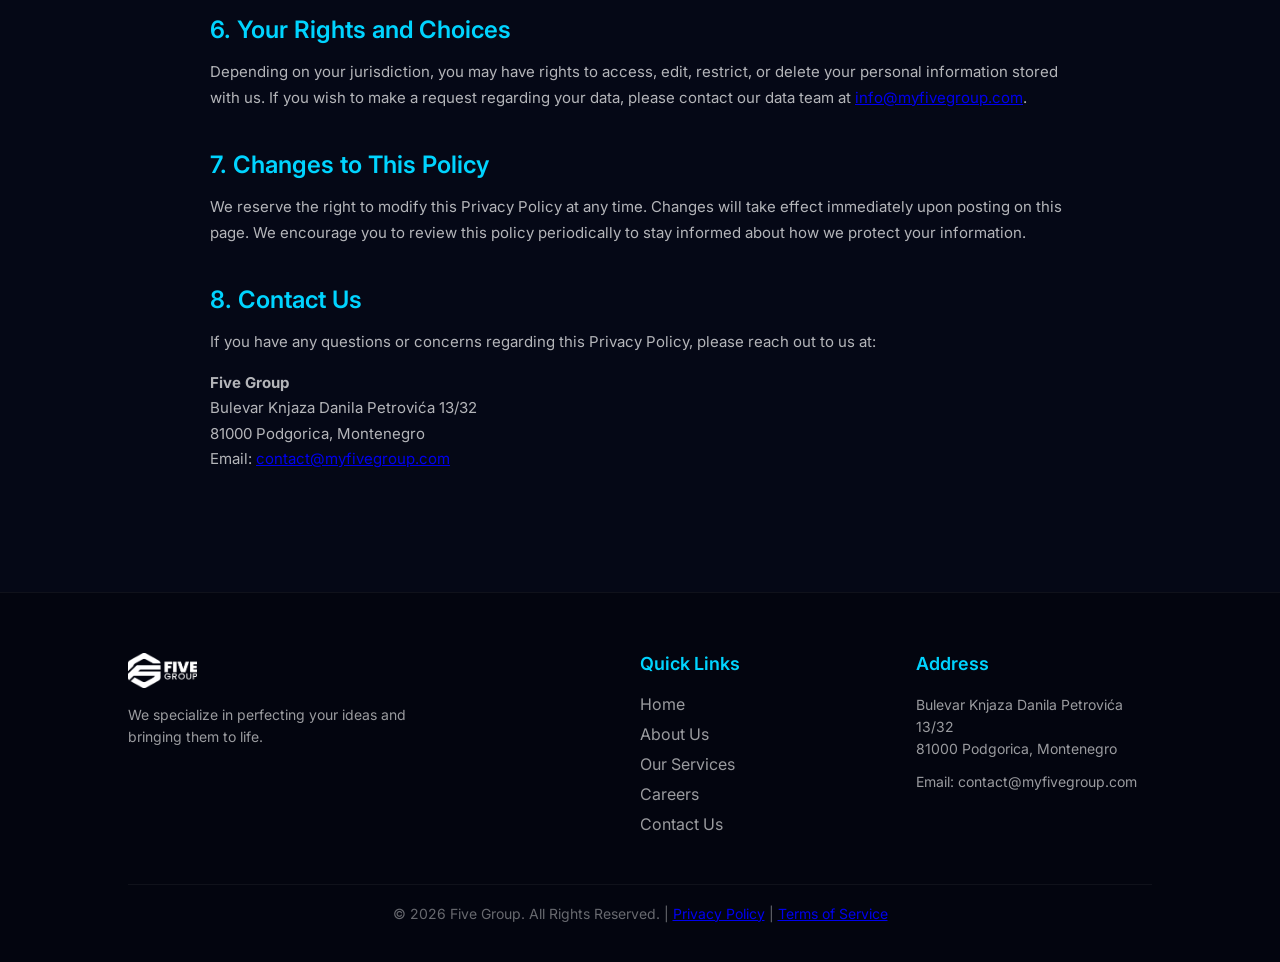
<file: privacy.html>
<!DOCTYPE html>
<html lang="en">
<head>
<meta charset="UTF-8">
<meta name="viewport" content="width=device-width, initial-scale=1.0">
<title>Privacy Policy | Five Group</title>
<meta name="description" content="Privacy Policy for Five Group. Learn how we protect, collect, and handle your data.">
<meta name="robots" content="index, follow">
<link rel="preconnect" href="https://fonts.googleapis.com">
<link rel="preconnect" href="https://fonts.gstatic.com" crossorigin>
<link href="https://fonts.googleapis.com/css2?family=Inter:wght@300;400;500;600;700;800&display=swap" rel="stylesheet">
<link rel="stylesheet" href="style.css">
<link rel="icon" type="image/svg+xml" href="favicon.svg">
</head>
<body>

<header>
    <nav>
        <a href="/" class="logo">
            <img src="logo-primary.webp" alt="Five Group Logo" style="height: 40px; width: auto; max-width: 150px; object-fit: contain;">
        </a>

        <ul class="nav-links">
            <li><a href="/">Home</a></li>
            <li><a href="/about">About</a></li>
            <li><a href="/services">Services</a></li>
            <li><a href="/careers">Careers</a></li>
            <li><a href="/contact">Contact</a></li>
        </ul>

        <div class="nav-right">
            <a href="/contact" class="nav-btn">Let's Talk</a>
        </div>

        <button class="mobile-menu-toggle" aria-label="Toggle Navigation Menu">
            <span></span>
            <span></span>
            <span></span>
        </button>
    </nav>
</header>

<main>
    <section class="page-header">
        <h1><span>Privacy Policy</span></h1>
        <div class="breadcrumbs">
            <a href="/">Home</a> &gt; Privacy Policy
        </div>
    </section>

    <div class="legal-container">
        <p class="last-updated">Last Updated: June 5, 2026</p>

        <div class="legal-section">
            <h2>1. Introduction</h2>
            <p>Welcome to Five Group. We are committed to protecting your privacy and ensuring the security of your personal and organizational data. This Privacy Policy details how we collect, use, and safeguard information when you visit our website (myfivegroup.com) and utilize our services.</p>
        </div>

        <div class="legal-section">
            <h2>2. Information We Collect</h2>
            <p>We may collect information directly from you when you submit a query, request a consultation, apply for a job position, or engage with our services. This information may include:</p>
            <ul>
                <li><strong>Contact Information:</strong> Name, professional email address, phone number, and physical office address.</li>
                <li><strong>Organizational Details:</strong> Company name, size, business domain, and technical requirements.</li>
                <li><strong>Employment Information:</strong> Resumes, employment history, portfolios, and details submitted via our careers form.</li>
                <li><strong>Technical Data:</strong> IP address, browser type, operating system, and tracking details through cookies to optimize your site experience.</li>
            </ul>
        </div>

        <div class="legal-section">
            <h2>3. How We Use Your Information</h2>
            <p>Five Group utilizes the information we collect to operate efficiently, build solutions, and communicate effectively. Specifically, we use it to:</p>
            <ul>
                <li>Provide, update, and secure our software and simulator services.</li>
                <li>Respond to your contact inquiries, schedule calls, and send proposals.</li>
                <li>Process employment applications and evaluate candidates for our careers program.</li>
                <li>Analyze website performance and visitor behavior to optimize the website layout and user interface.</li>
                <li>Comply with regulatory, legal, and audit obligations.</li>
            </ul>
        </div>

        <div class="legal-section">
            <h2>4. Information Sharing and Disclosure</h2>
            <p>We do not sell, rent, or trade your personal or business data to third parties. We may share information only in the following controlled contexts:</p>
            <ul>
                <li><strong>Service Providers:</strong> With trusted third-party partners who perform technical processes (e.g., hosting, email delivery) under strict confidentiality agreements.</li>
                <li><strong>Legal Requirements:</strong> When compelled by law, court orders, or law enforcement investigations to protect safety, intellectual property, or prevent fraud.</li>
            </ul>
        </div>

        <div class="legal-section">
            <h2>5. Data Security</h2>
            <p>We implement a range of administrative, physical, and technical security measures (including SSL encryption across our domains and strict database access controls) to protect your data from unauthorized access, loss, or disclosure. However, no internet transmission is 100% secure, and we cannot guarantee absolute safety.</p>
        </div>

        <div class="legal-section">
            <h2>6. Your Rights and Choices</h2>
            <p>Depending on your jurisdiction, you may have rights to access, edit, restrict, or delete your personal information stored with us. If you wish to make a request regarding your data, please contact our data team at <a href="mailto:info@myfivegroup.com">info@myfivegroup.com</a>.</p>
        </div>

        <div class="legal-section">
            <h2>7. Changes to This Policy</h2>
            <p>We reserve the right to modify this Privacy Policy at any time. Changes will take effect immediately upon posting on this page. We encourage you to review this policy periodically to stay informed about how we protect your information.</p>
        </div>

        <div class="legal-section">
            <h2>8. Contact Us</h2>
            <p>If you have any questions or concerns regarding this Privacy Policy, please reach out to us at:</p>
            <p>
                <strong>Five Group</strong><br>
                Bulevar Knjaza Danila Petrovića 13/32<br>
                81000 Podgorica, Montenegro<br>
                Email: <a href="mailto:contact@myfivegroup.com">contact@myfivegroup.com</a>
            </p>
        </div>
    </div>
</main>

<footer>
    <div class="footer-grid">
        <div class="footer-col">
            <a href="/" class="logo">
                <img src="logo-white.png" alt="Five Group Logo" style="height: 36px; width: auto; max-width: 130px; object-fit: contain;">
            </a>
            <p class="footer-tagline">We specialize in perfecting your ideas and bringing them to life.</p>
        </div>
        <div class="footer-col">
            <h4>Quick Links</h4>
            <ul>
                <li><a href="/">Home</a></li>
                <li><a href="/about">About Us</a></li>
                <li><a href="/services">Our Services</a></li>
                <li><a href="/careers">Careers</a></li>
                <li><a href="/contact">Contact Us</a></li>
            </ul>
        </div>
        <div class="footer-col">
            <h4>Address</h4>
            <p>Bulevar Knjaza Danila Petrovića 13/32<br>81000 Podgorica, Montenegro</p>
            <p style="margin-top: 10px;">Email: <a href="mailto:contact@myfivegroup.com">contact@myfivegroup.com</a></p>
        </div>
    </div>
    <div class="footer-bottom">
        <p>© 2026 Five Group. All Rights Reserved. | <a href="/privacy">Privacy Policy</a> | <a href="/terms">Terms of Service</a></p>
    </div>
</footer>

<script src="script.js"></script>
</body>
</html>
</file>
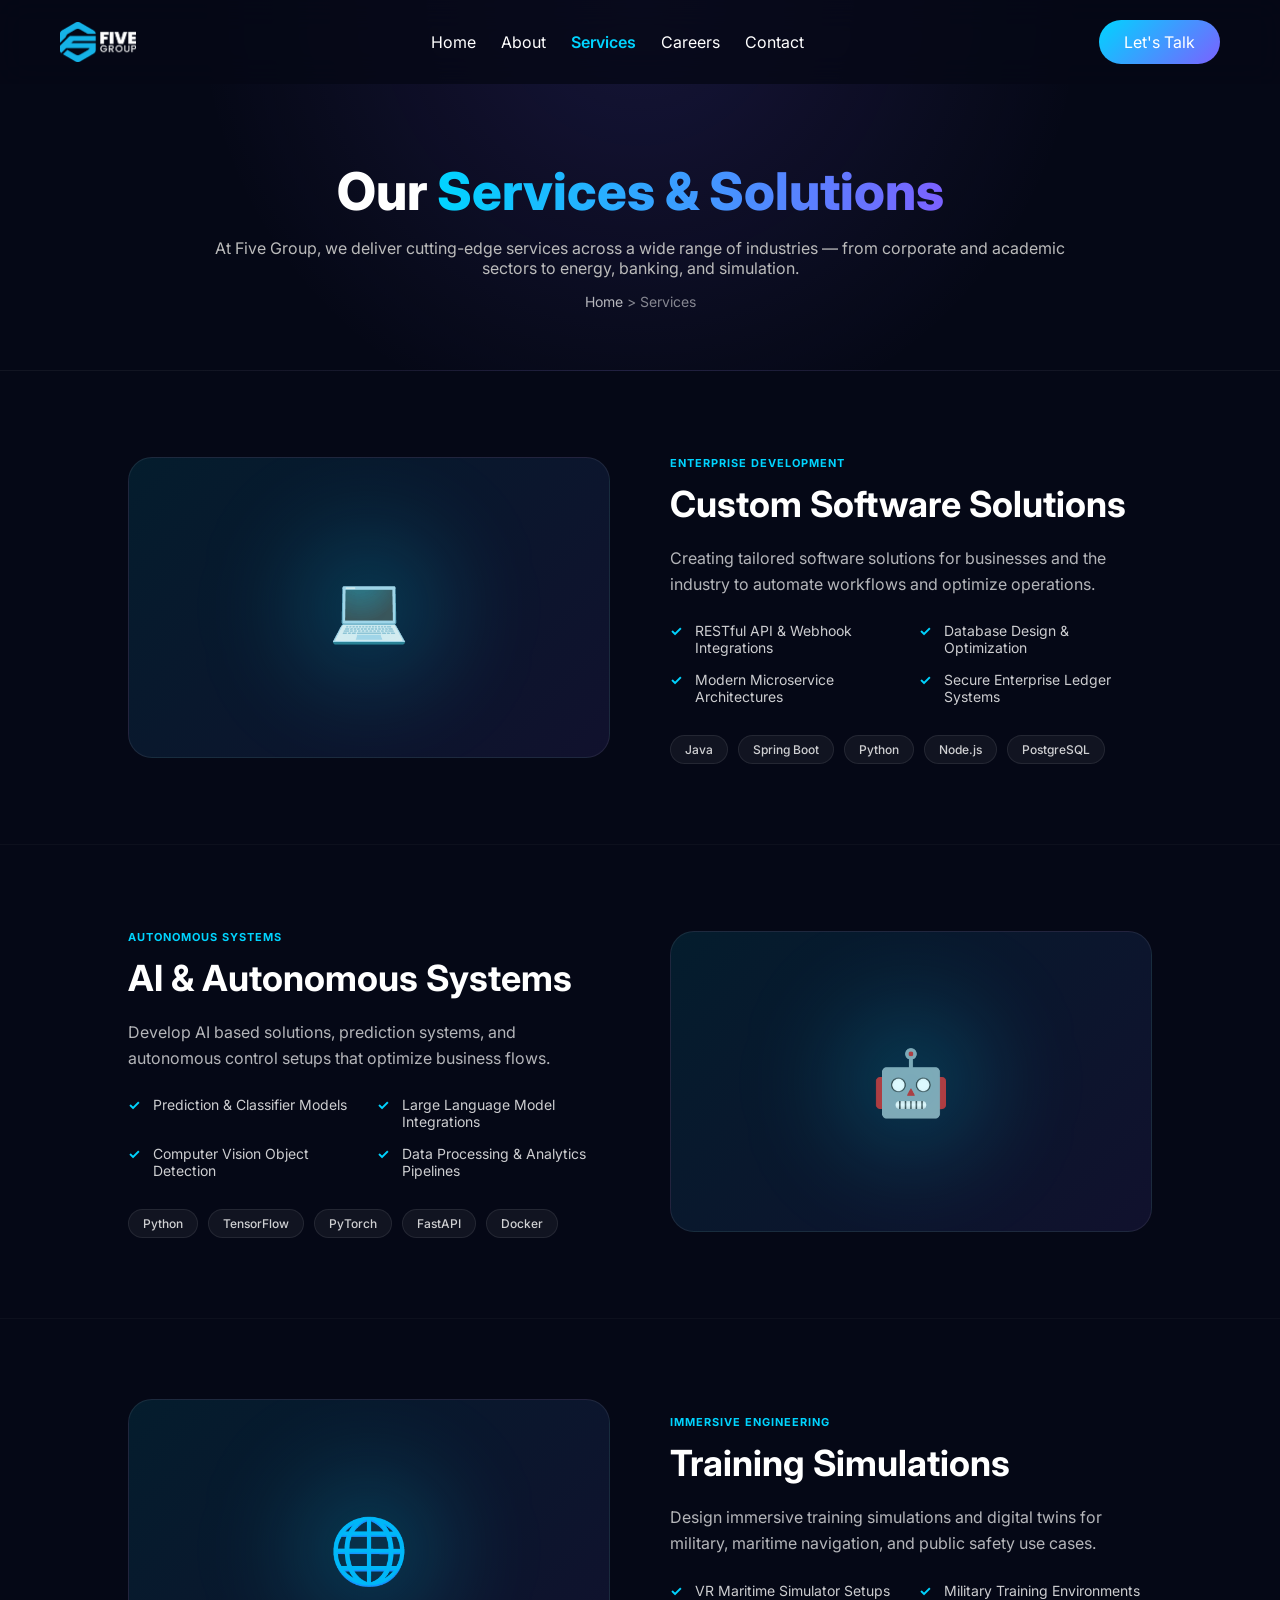
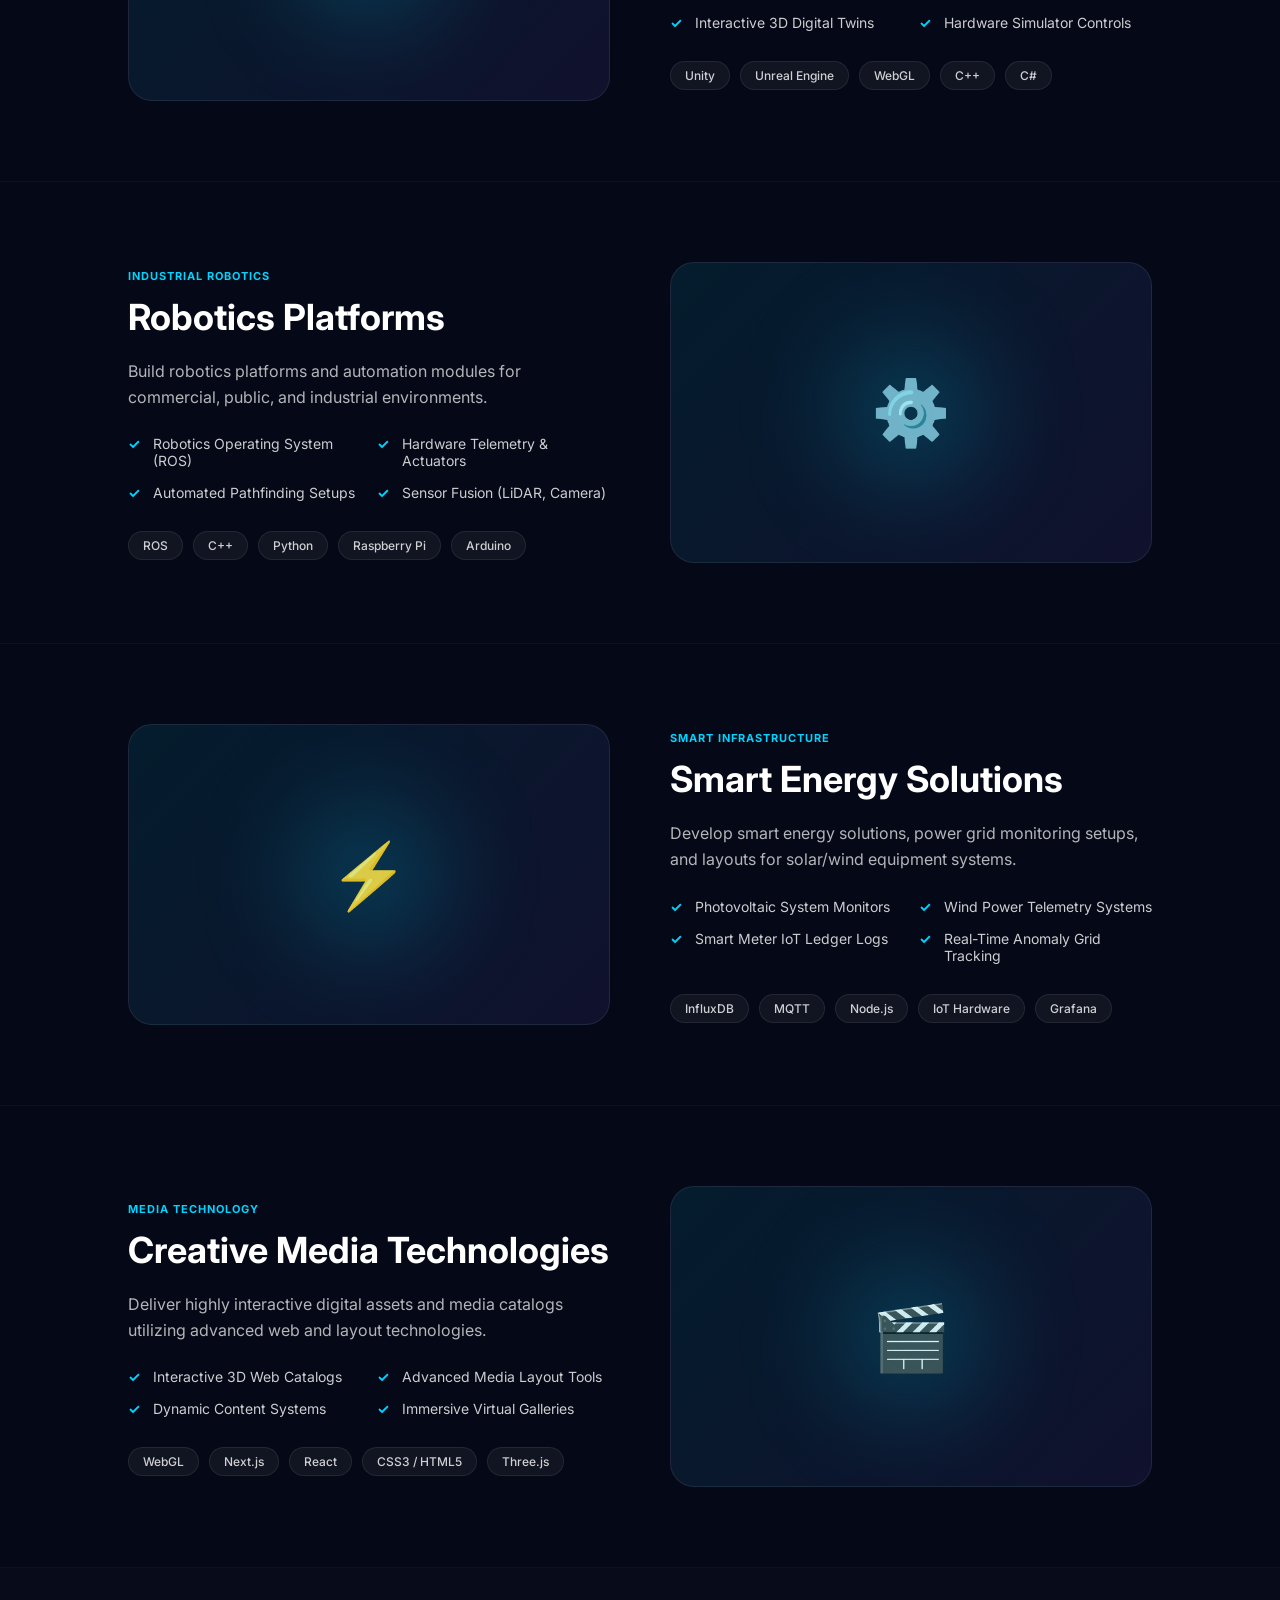
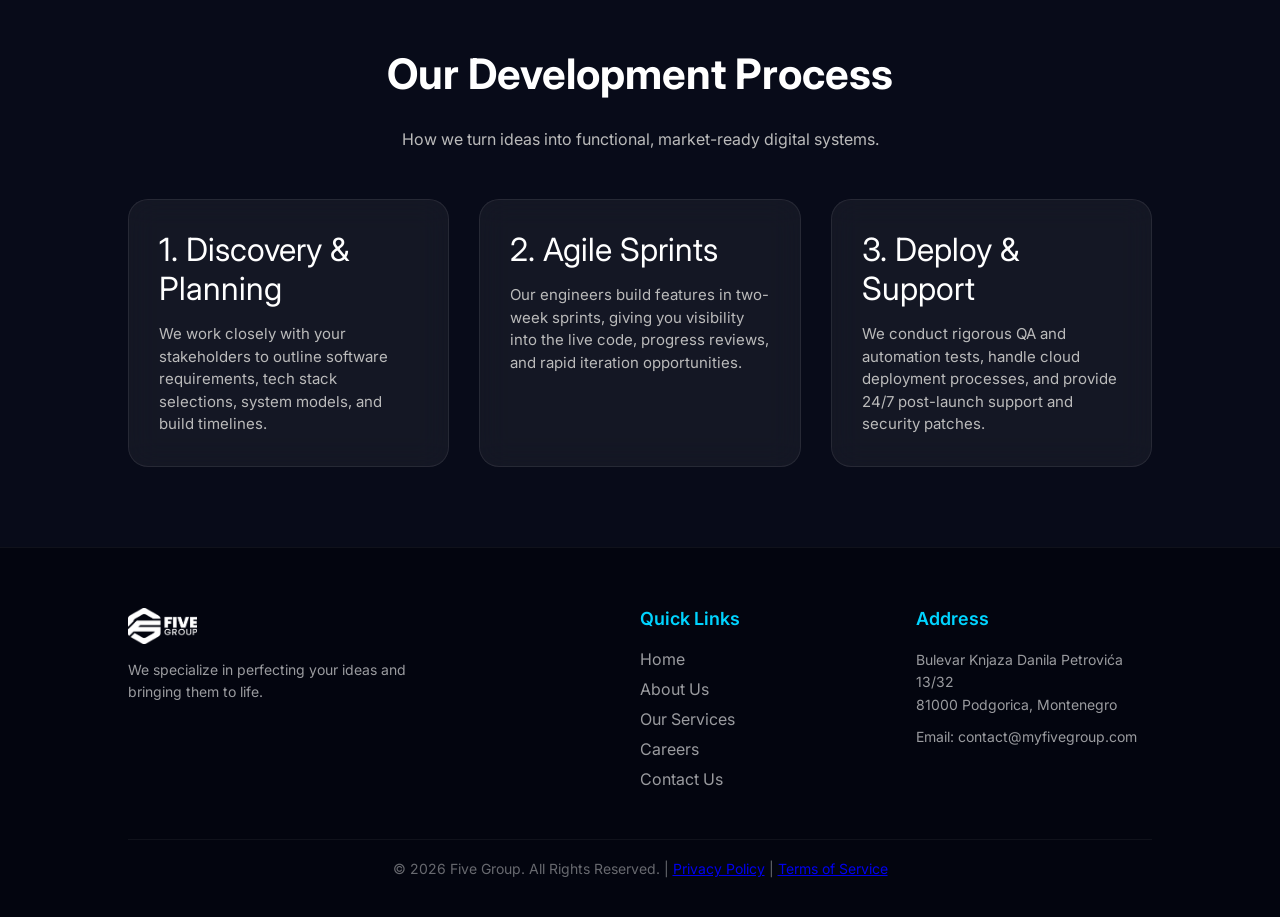
<file: services.html>
<!DOCTYPE html>
<html lang="en">
<head>
<meta charset="UTF-8">
<meta name="viewport" content="width=device-width, initial-scale=1.0">
<title>Our Services | Five Group</title>
<meta name="description" content="Explore Five Group's custom software solutions, AI systems, training simulations, robotics, energy software, and creative media technologies.">
<meta name="robots" content="index, follow">
<link rel="preconnect" href="https://fonts.googleapis.com">
<link rel="preconnect" href="https://fonts.gstatic.com" crossorigin>
<link href="https://fonts.googleapis.com/css2?family=Inter:wght@300;400;500;600;700;800&display=swap" rel="stylesheet">
<link rel="stylesheet" href="style.css">
<link rel="icon" type="image/svg+xml" href="favicon.svg">
</head>
<body>

<header>
    <nav>
        <a href="/" class="logo">
            <img src="logo-primary.webp" alt="Five Group Logo" style="height: 40px; width: auto; max-width: 150px; object-fit: contain;">
        </a>

        <ul class="nav-links">
            <li><a href="/">Home</a></li>
            <li><a href="/about">About</a></li>
            <li><a href="/services">Services</a></li>
            <li><a href="/careers">Careers</a></li>
            <li><a href="/contact">Contact</a></li>
        </ul>

        <div class="nav-right">
            <a href="/contact" class="nav-btn">Let's Talk</a>
        </div>

        <button class="mobile-menu-toggle" aria-label="Toggle Navigation Menu">
            <span></span>
            <span></span>
            <span></span>
        </button>
    </nav>
</header>

<main>
    <section class="page-header">
        <h1>Our <span>Services &amp; Solutions</span></h1>
        <p class="section-desc">At Five Group, we deliver cutting-edge services across a wide range of industries — from corporate and academic sectors to energy, banking, and simulation.</p>
        <div class="breadcrumbs" style="margin-top: 15px;">
            <a href="/">Home</a> &gt; Services
        </div>
    </section>

    <!-- Services Detailed Sections -->
    <section class="service-detail-section">
        <div class="service-detail-content">
            <span class="project-tag">Enterprise Development</span>
            <h2>Custom Software Solutions</h2>
            <p>Creating tailored software solutions for businesses and the industry to automate workflows and optimize operations.</p>
            <ul class="service-detail-features">
                <li>RESTful API &amp; Webhook Integrations</li>
                <li>Database Design &amp; Optimization</li>
                <li>Modern Microservice Architectures</li>
                <li>Secure Enterprise Ledger Systems</li>
            </ul>
            <div class="service-tech-stack">
                <span class="service-tech-tag">Java</span>
                <span class="service-tech-tag">Spring Boot</span>
                <span class="service-tech-tag">Python</span>
                <span class="service-tech-tag">Node.js</span>
                <span class="service-tech-tag">PostgreSQL</span>
            </div>
        </div>
        <div class="service-detail-image">💻</div>
    </section>

    <section class="service-detail-section">
        <div class="service-detail-content">
            <span class="project-tag">Autonomous Systems</span>
            <h2>AI &amp; Autonomous Systems</h2>
            <p>Develop AI based solutions, prediction systems, and autonomous control setups that optimize business flows.</p>
            <ul class="service-detail-features">
                <li>Prediction &amp; Classifier Models</li>
                <li>Large Language Model Integrations</li>
                <li>Computer Vision Object Detection</li>
                <li>Data Processing &amp; Analytics Pipelines</li>
            </ul>
            <div class="service-tech-stack">
                <span class="service-tech-tag">Python</span>
                <span class="service-tech-tag">TensorFlow</span>
                <span class="service-tech-tag">PyTorch</span>
                <span class="service-tech-tag">FastAPI</span>
                <span class="service-tech-tag">Docker</span>
            </div>
        </div>
        <div class="service-detail-image">🤖</div>
    </section>

    <section class="service-detail-section">
        <div class="service-detail-content">
            <span class="project-tag">Immersive Engineering</span>
            <h2>Training Simulations</h2>
            <p>Design immersive training simulations and digital twins for military, maritime navigation, and public safety use cases.</p>
            <ul class="service-detail-features">
                <li>VR Maritime Simulator Setups</li>
                <li>Military Training Environments</li>
                <li>Interactive 3D Digital Twins</li>
                <li>Hardware Simulator Controls</li>
            </ul>
            <div class="service-tech-stack">
                <span class="service-tech-tag">Unity</span>
                <span class="service-tech-tag">Unreal Engine</span>
                <span class="service-tech-tag">WebGL</span>
                <span class="service-tech-tag">C++</span>
                <span class="service-tech-tag">C#</span>
            </div>
        </div>
        <div class="service-detail-image">🌐</div>
    </section>

    <section class="service-detail-section">
        <div class="service-detail-content">
            <span class="project-tag">Industrial Robotics</span>
            <h2>Robotics Platforms</h2>
            <p>Build robotics platforms and automation modules for commercial, public, and industrial environments.</p>
            <ul class="service-detail-features">
                <li>Robotics Operating System (ROS)</li>
                <li>Hardware Telemetry &amp; Actuators</li>
                <li>Automated Pathfinding Setups</li>
                <li>Sensor Fusion (LiDAR, Camera)</li>
            </ul>
            <div class="service-tech-stack">
                <span class="service-tech-tag">ROS</span>
                <span class="service-tech-tag">C++</span>
                <span class="service-tech-tag">Python</span>
                <span class="service-tech-tag">Raspberry Pi</span>
                <span class="service-tech-tag">Arduino</span>
            </div>
        </div>
        <div class="service-detail-image">⚙️</div>
    </section>

    <section class="service-detail-section">
        <div class="service-detail-content">
            <span class="project-tag">Smart Infrastructure</span>
            <h2>Smart Energy Solutions</h2>
            <p>Develop smart energy solutions, power grid monitoring setups, and layouts for solar/wind equipment systems.</p>
            <ul class="service-detail-features">
                <li>Photovoltaic System Monitors</li>
                <li>Wind Power Telemetry Systems</li>
                <li>Smart Meter IoT Ledger Logs</li>
                <li>Real-Time Anomaly Grid Tracking</li>
            </ul>
            <div class="service-tech-stack">
                <span class="service-tech-tag">InfluxDB</span>
                <span class="service-tech-tag">MQTT</span>
                <span class="service-tech-tag">Node.js</span>
                <span class="service-tech-tag">IoT Hardware</span>
                <span class="service-tech-tag">Grafana</span>
            </div>
        </div>
        <div class="service-detail-image">⚡</div>
    </section>

    <section class="service-detail-section">
        <div class="service-detail-content">
            <span class="project-tag">Media Technology</span>
            <h2>Creative Media Technologies</h2>
            <p>Deliver highly interactive digital assets and media catalogs utilizing advanced web and layout technologies.</p>
            <ul class="service-detail-features">
                <li>Interactive 3D Web Catalogs</li>
                <li>Advanced Media Layout Tools</li>
                <li>Dynamic Content Systems</li>
                <li>Immersive Virtual Galleries</li>
            </ul>
            <div class="service-tech-stack">
                <span class="service-tech-tag">WebGL</span>
                <span class="service-tech-tag">Next.js</span>
                <span class="service-tech-tag">React</span>
                <span class="service-tech-tag">CSS3 / HTML5</span>
                <span class="service-tech-tag">Three.js</span>
            </div>
        </div>
        <div class="service-detail-image">🎬</div>
    </section>

    <!-- Engagement Process -->
    <section id="process" style="padding: 80px 10%; background: rgba(255,255,255,0.01);">
        <h2 class="section-title">Our Development Process</h2>
        <p class="section-desc">How we turn ideas into functional, market-ready digital systems.</p>
        
        <div class="values-grid">
            <div class="card">
                <span style="font-size: 32px; margin-bottom: 15px; display: inline-block;">1. Discovery & Planning</span>
                <p>We work closely with your stakeholders to outline software requirements, tech stack selections, system models, and build timelines.</p>
            </div>
            <div class="card">
                <span style="font-size: 32px; margin-bottom: 15px; display: inline-block;">2. Agile Sprints</span>
                <p>Our engineers build features in two-week sprints, giving you visibility into the live code, progress reviews, and rapid iteration opportunities.</p>
            </div>
            <div class="card">
                <span style="font-size: 32px; margin-bottom: 15px; display: inline-block;">3. Deploy & Support</span>
                <p>We conduct rigorous QA and automation tests, handle cloud deployment processes, and provide 24/7 post-launch support and security patches.</p>
            </div>
        </div>
    </section>
</main>

<footer>
    <div class="footer-grid">
        <div class="footer-col">
            <a href="/" class="logo">
                <img src="logo-white.png" alt="Five Group Logo" style="height: 36px; width: auto; max-width: 130px; object-fit: contain;">
            </a>
            <p class="footer-tagline">We specialize in perfecting your ideas and bringing them to life.</p>
        </div>
        <div class="footer-col">
            <h4>Quick Links</h4>
            <ul>
                <li><a href="/">Home</a></li>
                <li><a href="/about">About Us</a></li>
                <li><a href="/services">Our Services</a></li>
                <li><a href="/careers">Careers</a></li>
                <li><a href="/contact">Contact Us</a></li>
            </ul>
        </div>
        <div class="footer-col">
            <h4>Address</h4>
            <p>Bulevar Knjaza Danila Petrovića 13/32<br>81000 Podgorica, Montenegro</p>
            <p style="margin-top: 10px;">Email: <a href="mailto:contact@myfivegroup.com">contact@myfivegroup.com</a></p>
        </div>
    </div>
    <div class="footer-bottom">
        <p>© 2026 Five Group. All Rights Reserved. | <a href="/privacy">Privacy Policy</a> | <a href="/terms">Terms of Service</a></p>
    </div>
</footer>

<script src="script.js"></script>
</body>
</html>
</file>
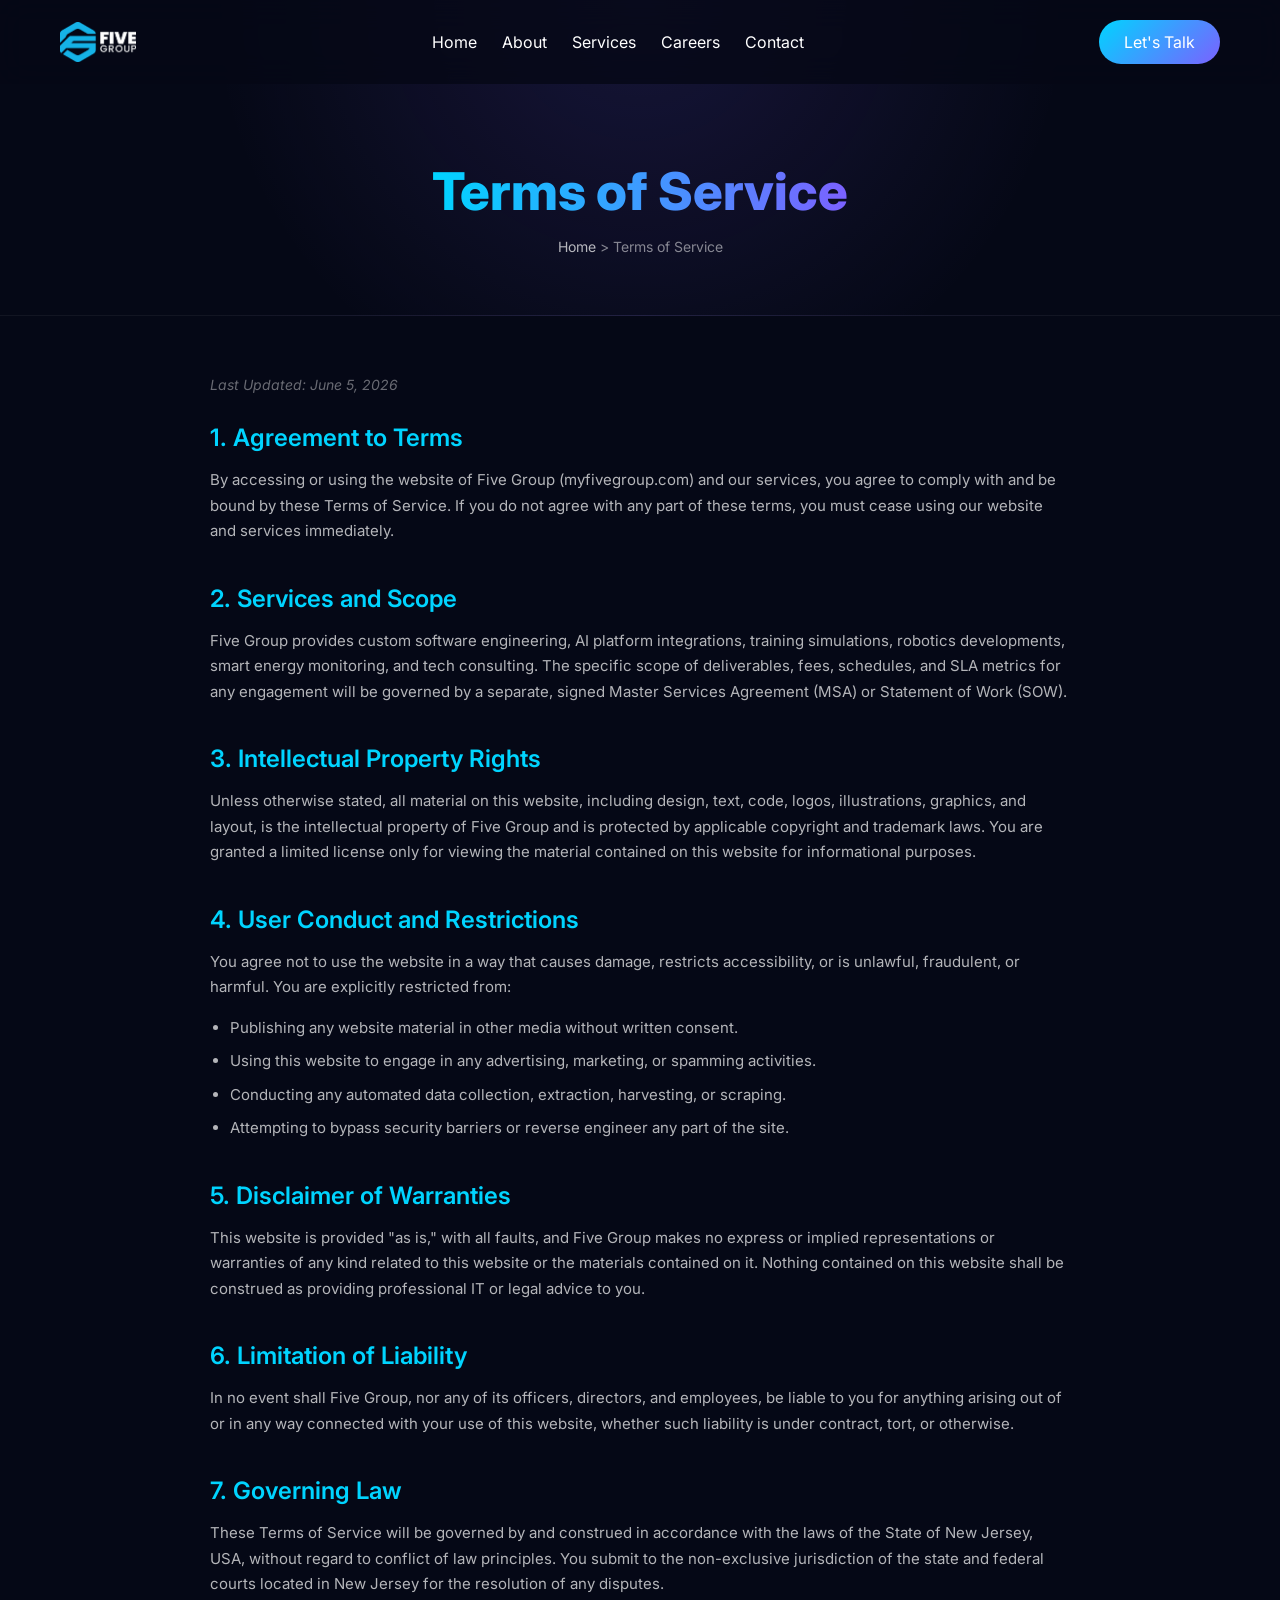
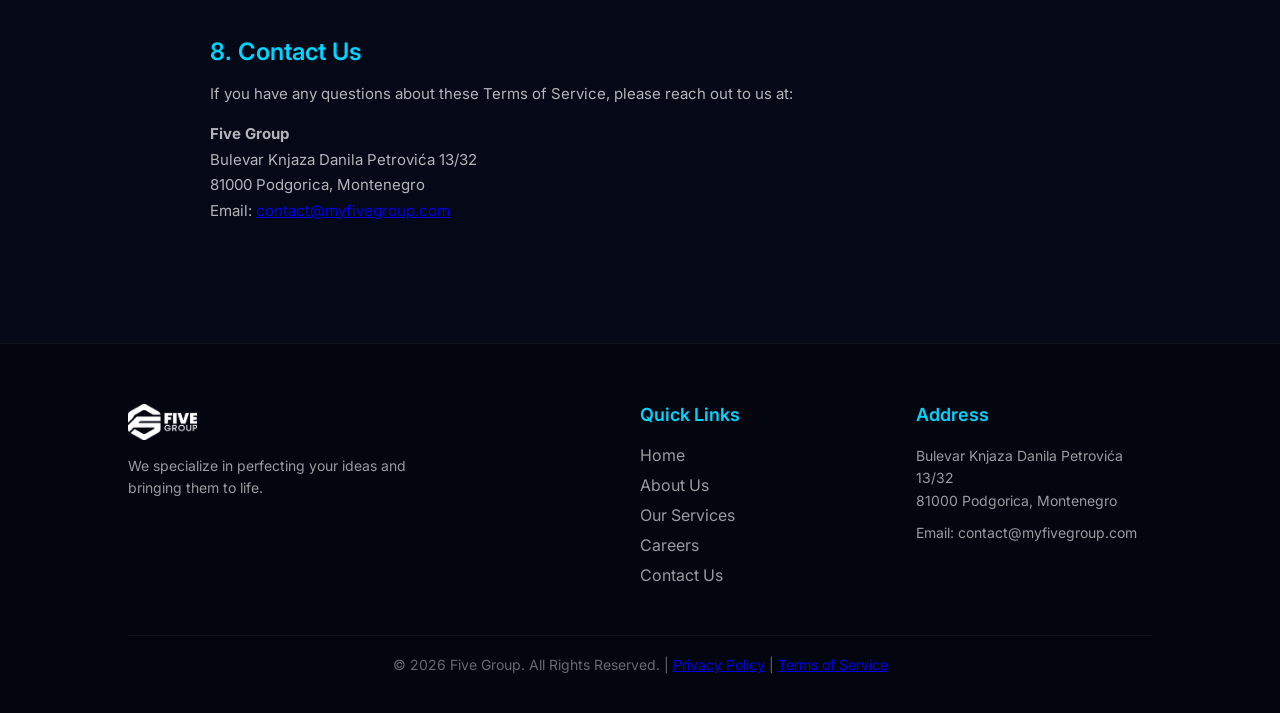
<file: terms.html>
<!DOCTYPE html>
<html lang="en">
<head>
<meta charset="UTF-8">
<meta name="viewport" content="width=device-width, initial-scale=1.0">
<title>Terms of Service | Five Group</title>
<meta name="description" content="Terms of Service for Five Group. Review terms governing usage of our website and services.">
<meta name="robots" content="index, follow">
<link rel="preconnect" href="https://fonts.googleapis.com">
<link rel="preconnect" href="https://fonts.gstatic.com" crossorigin>
<link href="https://fonts.googleapis.com/css2?family=Inter:wght@300;400;500;600;700;800&display=swap" rel="stylesheet">
<link rel="stylesheet" href="style.css">
<link rel="icon" type="image/svg+xml" href="favicon.svg">
</head>
<body>

<header>
    <nav>
        <a href="/" class="logo">
            <img src="logo-primary.webp" alt="Five Group Logo" style="height: 40px; width: auto; max-width: 150px; object-fit: contain;">
        </a>

        <ul class="nav-links">
            <li><a href="/">Home</a></li>
            <li><a href="/about">About</a></li>
            <li><a href="/services">Services</a></li>
            <li><a href="/careers">Careers</a></li>
            <li><a href="/contact">Contact</a></li>
        </ul>

        <div class="nav-right">
            <a href="/contact" class="nav-btn">Let's Talk</a>
        </div>

        <button class="mobile-menu-toggle" aria-label="Toggle Navigation Menu">
            <span></span>
            <span></span>
            <span></span>
        </button>
    </nav>
</header>

<main>
    <section class="page-header">
        <h1><span>Terms of Service</span></h1>
        <div class="breadcrumbs">
            <a href="/">Home</a> &gt; Terms of Service
        </div>
    </section>

    <div class="legal-container">
        <p class="last-updated">Last Updated: June 5, 2026</p>

        <div class="legal-section">
            <h2>1. Agreement to Terms</h2>
            <p>By accessing or using the website of Five Group (myfivegroup.com) and our services, you agree to comply with and be bound by these Terms of Service. If you do not agree with any part of these terms, you must cease using our website and services immediately.</p>
        </div>

        <div class="legal-section">
            <h2>2. Services and Scope</h2>
            <p>Five Group provides custom software engineering, AI platform integrations, training simulations, robotics developments, smart energy monitoring, and tech consulting. The specific scope of deliverables, fees, schedules, and SLA metrics for any engagement will be governed by a separate, signed Master Services Agreement (MSA) or Statement of Work (SOW).</p>
        </div>

        <div class="legal-section">
            <h2>3. Intellectual Property Rights</h2>
            <p>Unless otherwise stated, all material on this website, including design, text, code, logos, illustrations, graphics, and layout, is the intellectual property of Five Group and is protected by applicable copyright and trademark laws. You are granted a limited license only for viewing the material contained on this website for informational purposes.</p>
        </div>

        <div class="legal-section">
            <h2>4. User Conduct and Restrictions</h2>
            <p>You agree not to use the website in a way that causes damage, restricts accessibility, or is unlawful, fraudulent, or harmful. You are explicitly restricted from:</p>
            <ul>
                <li>Publishing any website material in other media without written consent.</li>
                <li>Using this website to engage in any advertising, marketing, or spamming activities.</li>
                <li>Conducting any automated data collection, extraction, harvesting, or scraping.</li>
                <li>Attempting to bypass security barriers or reverse engineer any part of the site.</li>
            </ul>
        </div>

        <div class="legal-section">
            <h2>5. Disclaimer of Warranties</h2>
            <p>This website is provided "as is," with all faults, and Five Group makes no express or implied representations or warranties of any kind related to this website or the materials contained on it. Nothing contained on this website shall be construed as providing professional IT or legal advice to you.</p>
        </div>

        <div class="legal-section">
            <h2>6. Limitation of Liability</h2>
            <p>In no event shall Five Group, nor any of its officers, directors, and employees, be liable to you for anything arising out of or in any way connected with your use of this website, whether such liability is under contract, tort, or otherwise.</p>
        </div>

        <div class="legal-section">
            <h2>7. Governing Law</h2>
            <p>These Terms of Service will be governed by and construed in accordance with the laws of the State of New Jersey, USA, without regard to conflict of law principles. You submit to the non-exclusive jurisdiction of the state and federal courts located in New Jersey for the resolution of any disputes.</p>
        </div>

        <div class="legal-section">
            <h2>8. Contact Us</h2>
            <p>If you have any questions about these Terms of Service, please reach out to us at:</p>
            <p>
                <strong>Five Group</strong><br>
                Bulevar Knjaza Danila Petrovića 13/32<br>
                81000 Podgorica, Montenegro<br>
                Email: <a href="mailto:contact@myfivegroup.com">contact@myfivegroup.com</a>
            </p>
        </div>
    </div>
</main>

<footer>
    <div class="footer-grid">
        <div class="footer-col">
            <a href="/" class="logo">
                <img src="logo-white.png" alt="Five Group Logo" style="height: 36px; width: auto; max-width: 130px; object-fit: contain;">
            </a>
            <p class="footer-tagline">We specialize in perfecting your ideas and bringing them to life.</p>
        </div>
        <div class="footer-col">
            <h4>Quick Links</h4>
            <ul>
                <li><a href="/">Home</a></li>
                <li><a href="/about">About Us</a></li>
                <li><a href="/services">Our Services</a></li>
                <li><a href="/careers">Careers</a></li>
                <li><a href="/contact">Contact Us</a></li>
            </ul>
        </div>
        <div class="footer-col">
            <h4>Address</h4>
            <p>Bulevar Knjaza Danila Petrovića 13/32<br>81000 Podgorica, Montenegro</p>
            <p style="margin-top: 10px;">Email: <a href="mailto:contact@myfivegroup.com">contact@myfivegroup.com</a></p>
        </div>
    </div>
    <div class="footer-bottom">
        <p>© 2026 Five Group. All Rights Reserved. | <a href="/privacy">Privacy Policy</a> | <a href="/terms">Terms of Service</a></p>
    </div>
</footer>

<script src="script.js"></script>
</body>
</html>
</file>
<file: style.css>
*{
margin:0;
padding:0;
box-sizing:border-box;
font-family:'Inter',sans-serif;
}

body{
background:#050816;
color:white;
overflow-x:hidden;
}

html{
}

header{
position:fixed;
width:100%;
top:0;
z-index:999;
background:rgba(5,8,22,.8);
-webkit-backdrop-filter:blur(15px);
backdrop-filter:blur(15px);
transform:translate3d(0,0,0);
}

nav{
max-width:1200px;
margin:auto;
display:flex;
justify-content:space-between;
align-items:center;
padding:20px;
}

.logo{
display:flex;
align-items:center;
gap:10px;
text-decoration:none;
color:white;
}

.logo-icon{
flex-shrink:0;
filter:drop-shadow(0 0 8px rgba(0,212,255,.35));
}

.logo-text{
font-weight:800;
font-size:20px;
letter-spacing:.5px;
}

.logo-my{
background:linear-gradient(90deg,#00D4FF,#7B61FF);
-webkit-background-clip:text;
-webkit-text-fill-color:transparent;
}

.logo-group{
color:rgba(255,255,255,.65);
font-weight:600;
}

.nav-links{
display:flex;
list-style:none;
gap:25px;
}

.nav-links a{
color:white;
text-decoration:none;
}

.nav-btn{
display:inline-block;
background:linear-gradient(135deg,#00D4FF,#7B61FF);
padding:12px 25px;
border-radius:50px;
text-decoration:none;
color:white;
}

.hero{
min-height:100vh;
display:flex;
align-items:center;
justify-content:center;
text-align:center;
padding:50px;
position:relative;
}

.hero-content{
position:relative;
max-width:900px;
z-index:2;
}

.badge{
padding:10px 20px;
border-radius:50px;
background:rgba(255,255,255,.08);
display:inline-block;
margin-bottom:30px;
}

.hero h1{
font-size:70px;
font-weight:800;
line-height:1.1;
}

.hero h1 span{
background:linear-gradient(90deg,#00D4FF,#7B61FF);
-webkit-background-clip:text;
-webkit-text-fill-color:transparent;
}

.hero p{
margin:30px auto;
max-width:700px;
font-size:20px;
color:#b6b6b6;
}

.hero-buttons{
display:flex;
justify-content:center;
gap:20px;
}

.btn-primary{
display:inline-block;
background:linear-gradient(135deg,#00D4FF,#7B61FF);
padding:15px 30px;
border-radius:50px;
text-decoration:none;
color:white;
}

.btn-secondary{
display:inline-block;
border:1px solid rgba(255,255,255,.2);
padding:15px 30px;
border-radius:50px;
text-decoration:none;
color:white;
}

.blob{
position:absolute;
border-radius:50%;
filter:blur(150px);
pointer-events:none;
z-index:-1;
will-change:transform;
-webkit-transform:translate3d(0,0,0);
transform:translate3d(0,0,0);
}

.blob1{
width:350px;
height:350px;
background:#00D4FF;
top:10%;
left:10%;
}

.blob2{
width:350px;
height:350px;
background:#7B61FF;
right:10%;
bottom:10%;
}

section{
padding:100px 10%;
scroll-margin-top: 85px;
}

.section-title{
font-size:42px;
text-align:center;
margin-bottom:30px;
}

.section-desc{
text-align:center;
max-width:900px;
margin:auto;
color:#bbb;
}

.stats{
display:grid;
grid-template-columns:repeat(4,1fr);
text-align:center;
gap:20px;
}

.stats .stat-number{
font-size:50px;
color:#00D4FF;
font-weight:800;
}

.grid{
display:grid;
grid-template-columns:repeat(auto-fit,minmax(300px,1fr));
gap:25px;
}

.card,.tech{
background:rgba(255,255,255,.05);
padding:30px;
border-radius:20px;
backdrop-filter:blur(15px);
border:1px solid rgba(255,255,255,.08);
transition:.3s;
}

.card:hover,
.tech:hover{
transform:translateY(-8px);
}

.card {
  display: flex;
  flex-direction: column;
  justify-content: flex-start;
  text-align: left;
}

.card h3 {
  margin-bottom: 8px;
  font-size: 22px;
}

.card p {
  color: #bbb;
  font-size: 15px;
  line-height: 1.5;
  flex-grow: 1;
}

.project-tag {
  display: inline-block;
  font-size: 11px;
  font-weight: 700;
  text-transform: uppercase;
  letter-spacing: 1px;
  color: #00D4FF;
  margin-bottom: 12px;
}

.project-tech {
  margin-top: 15px;
  font-size: 13px;
  color: rgba(255, 255, 255, 0.4);
  font-weight: 500;
  border-top: 1px solid rgba(255, 255, 255, 0.05);
  padding-top: 12px;
}

.tech{
text-align:center;
font-weight:600;
}

.testimonial{
text-align:center;
}

.quote{
max-width:800px;
margin:auto;
font-size:24px;
}

form{
max-width:700px;
margin:auto;
display:flex;
flex-direction:column;
gap:15px;
}

input,textarea{
padding:15px;
border:none;
border-radius:12px;
background:#10162a;
color:white;
}

button{
padding:15px;
background:linear-gradient(135deg,#00D4FF,#7B61FF);
border:none;
color:white;
border-radius:12px;
cursor:pointer;
}

.contact-info {
  margin-top: 40px;
  display: flex;
  flex-direction: column;
  gap: 20px;
  max-width: 500px;
  margin-left: auto;
  margin-right: auto;
  text-align: left;
}

.contact-item {
  display: flex;
  align-items: flex-start;
  gap: 15px;
  background: rgba(255, 255, 255, 0.03);
  padding: 20px;
  border-radius: 12px;
  border: 1px solid rgba(255, 255, 255, 0.05);
}

.contact-icon {
  font-size: 24px;
  background: rgba(0, 214, 255, 0.1);
  padding: 10px;
  border-radius: 50%;
  display: flex;
  align-items: center;
  justify-content: center;
  width: 44px;
  height: 44px;
}

.contact-item strong {
  display: block;
  font-size: 16px;
  color: #00D4FF;
  margin-bottom: 4px;
}

.contact-item p {
  color: rgba(255, 255, 255, 0.7);
  font-size: 15px;
  line-height: 1.4;
}

.contact-item a {
  color: white;
  text-decoration: none;
  transition: 0.2s;
}

.contact-item a:hover {
  color: #7B61FF;
}

footer {
  background: #03050f;
  padding: 60px 10% 40px;
  border-top: 1px solid rgba(255, 255, 255, 0.05);
}

.footer-grid {
  max-width: 1200px;
  margin: 0 auto;
  display: grid;
  grid-template-columns: 2fr 1fr 1fr;
  gap: 40px;
  text-align: left;
}

.footer-col h4 {
  color: #00D4FF;
  font-size: 18px;
  margin-bottom: 20px;
  font-weight: 600;
}

.footer-col p {
  color: rgba(255, 255, 255, 0.6);
  font-size: 14px;
  line-height: 1.6;
}

.footer-tagline {
  margin-top: 15px;
  max-width: 280px;
}

.footer-col ul {
  list-style: none;
  padding: 0;
}

.footer-col ul li {
  margin-bottom: 10px;
}

.footer-col ul li a {
  color: rgba(255, 255, 255, 0.6);
  text-decoration: none;
  transition: 0.2s;
}

.footer-col ul li a:hover {
  color: #7B61FF;
  padding-left: 5px;
}

.footer-col a {
  color: rgba(255, 255, 255, 0.6);
  text-decoration: none;
}

.footer-col a:hover {
  color: #00D4FF;
}

.footer-bottom {
  max-width: 1200px;
  margin: 40px auto 0;
  padding-top: 20px;
  border-top: 1px solid rgba(255, 255, 255, 0.05);
  text-align: center;
  color: rgba(255, 255, 255, 0.4);
  font-size: 14px;
}

.mobile-menu-toggle {
  display: none;
  background: none;
  border: none;
  cursor: pointer;
  padding: 0;
  width: 28px;
  height: 18px;
  position: relative;
  flex-direction: column;
  justify-content: space-between;
  z-index: 1000;
}

.mobile-menu-toggle span {
  display: block;
  width: 100%;
  height: 2px;
  background-color: white;
  border-radius: 2px;
  transition: transform 0.3s, opacity 0.3s;
}

/* Transform spans into "X" when open */
.mobile-menu-toggle.open span:nth-child(1) {
  transform: translateY(8px) rotate(45deg);
}

.mobile-menu-toggle.open span:nth-child(2) {
  opacity: 0;
}

.mobile-menu-toggle.open span:nth-child(3) {
  transform: translateY(-8px) rotate(-45deg);
}

/* Navigation Social Links */
.nav-right {
  display: flex;
  align-items: center;
  gap: 20px;
}

.nav-social {
  color: rgba(255, 255, 255, 0.7);
  display: flex;
  align-items: center;
  justify-content: center;
  transition: color 0.3s, transform 0.3s;
}

.nav-social:hover {
  color: #00D4FF;
  transform: scale(1.1);
}

.footer-socials {
  display: flex;
  gap: 15px;
  margin-top: 20px;
}

.footer-socials a {
  color: rgba(255, 255, 255, 0.6);
  display: flex;
  align-items: center;
  justify-content: center;
  width: 36px;
  height: 36px;
  border-radius: 50%;
  background: rgba(255, 255, 255, 0.03);
  border: 1px solid rgba(255, 255, 255, 0.05);
  transition: all 0.3s;
}

.footer-socials a:hover {
  color: #00D4FF;
  background: rgba(0, 212, 255, 0.1);
  border-color: rgba(0, 212, 255, 0.3);
  transform: translateY(-3px);
}

/* Inner Page Header */
.page-header {
  padding: 160px 10% 60px;
  background: radial-gradient(circle at top, rgba(123, 97, 255, 0.15), transparent 60%);
  text-align: center;
  position: relative;
  border-bottom: 1px solid rgba(255, 255, 255, 0.05);
}

.page-header h1 {
  font-size: 52px;
  font-weight: 800;
  margin-bottom: 15px;
}

.page-header h1 span {
  background: linear-gradient(90deg, #00D4FF, #7B61FF);
  -webkit-background-clip: text;
  -webkit-text-fill-color: transparent;
}

.breadcrumbs {
  font-size: 14px;
  color: rgba(255, 255, 255, 0.5);
}

.breadcrumbs a {
  color: rgba(255, 255, 255, 0.7);
  text-decoration: none;
  transition: color 0.3s;
}

.breadcrumbs a:hover {
  color: #00D4FF;
}

/* Core Values and Team Sections */
.values-grid {
  display: grid;
  grid-template-columns: repeat(auto-fit, minmax(280px, 1fr));
  gap: 30px;
  margin-top: 50px;
}

.team-grid {
  display: grid;
  grid-template-columns: repeat(auto-fit, minmax(250px, 1fr));
  gap: 30px;
  margin-top: 50px;
}

.team-card {
  background: rgba(255, 255, 255, 0.03);
  border: 1px solid rgba(255, 255, 255, 0.05);
  border-radius: 20px;
  overflow: hidden;
  transition: all 0.3s;
  text-align: center;
}

.team-card:hover {
  transform: translateY(-8px);
  border-color: rgba(0, 212, 255, 0.2);
  box-shadow: 0 10px 30px rgba(0, 0, 0, 0.3);
}

.team-avatar {
  width: 100%;
  aspect-ratio: 1;
  background: linear-gradient(135deg, rgba(0, 212, 255, 0.1), rgba(123, 97, 255, 0.1));
  display: flex;
  align-items: center;
  justify-content: center;
  font-size: 48px;
  font-weight: 700;
  color: #00D4FF;
  position: relative;
}

.team-avatar::after {
  content: "";
  position: absolute;
  top: 0;
  left: 0;
  width: 100%;
  height: 100%;
  background: linear-gradient(to bottom, transparent 60%, rgba(5, 8, 22, 0.8));
}

.team-info {
  padding: 25px;
}

.team-info h3 {
  font-size: 20px;
  margin-bottom: 5px;
}

.team-info .role {
  color: #00D4FF;
  font-size: 14px;
  font-weight: 500;
  margin-bottom: 15px;
}

.team-info p {
  font-size: 14px;
  color: rgba(255, 255, 255, 0.6);
  line-height: 1.5;
  margin-bottom: 20px;
}

.team-socials {
  display: flex;
  justify-content: center;
  gap: 12px;
}

.team-socials a {
  color: rgba(255, 255, 255, 0.5);
  transition: color 0.3s;
}

.team-socials a:hover {
  color: #00D4FF;
}

/* Service Detail Layout */
.service-detail-section {
  display: grid;
  grid-template-columns: 1fr 1fr;
  gap: 60px;
  align-items: center;
  padding: 80px 10%;
  border-bottom: 1px solid rgba(255, 255, 255, 0.03);
}

.service-detail-section:nth-of-type(even) {
  direction: rtl;
}

.service-detail-section:nth-of-type(even) .service-detail-content {
  direction: ltr;
}

.service-detail-content h2 {
  font-size: 36px;
  margin-bottom: 20px;
}

.service-detail-content p {
  color: rgba(255, 255, 255, 0.7);
  line-height: 1.6;
  margin-bottom: 25px;
}

.service-detail-features {
  list-style: none;
  display: grid;
  grid-template-columns: 1fr 1fr;
  gap: 15px;
  margin-bottom: 30px;
  padding: 0;
}

.service-detail-features li {
  position: relative;
  padding-left: 25px;
  font-size: 14px;
  color: rgba(255, 255, 255, 0.8);
}

.service-detail-features li::before {
  content: "✓";
  position: absolute;
  left: 0;
  color: #00D4FF;
  font-weight: bold;
}

.service-tech-stack {
  display: flex;
  flex-wrap: wrap;
  gap: 10px;
}

.service-tech-tag {
  background: rgba(255, 255, 255, 0.05);
  border: 1px solid rgba(255, 255, 255, 0.08);
  padding: 6px 14px;
  border-radius: 20px;
  font-size: 12px;
  font-weight: 500;
  color: rgba(255, 255, 255, 0.8);
}

.service-detail-image {
  background: linear-gradient(135deg, rgba(0, 212, 255, 0.1), rgba(123, 97, 255, 0.1));
  border-radius: 24px;
  border: 1px solid rgba(255, 255, 255, 0.08);
  aspect-ratio: 16/10;
  display: flex;
  align-items: center;
  justify-content: center;
  font-size: 64px;
  position: relative;
  overflow: hidden;
}

.service-detail-image::before {
  content: "";
  position: absolute;
  width: 150px;
  height: 150px;
  border-radius: 50%;
  background: rgba(0, 212, 255, 0.2);
  filter: blur(50px);
}

/* Careers Section Styles */
.careers-grid {
  display: grid;
  grid-template-columns: 2fr 1fr;
  gap: 50px;
  align-items: start;
}

.jobs-list {
  display: flex;
  flex-direction: column;
  gap: 20px;
}

.job-card {
  background: rgba(255, 255, 255, 0.03);
  border: 1px solid rgba(255, 255, 255, 0.05);
  border-radius: 16px;
  padding: 30px;
  display: flex;
  justify-content: space-between;
  align-items: center;
  transition: all 0.3s;
}

.job-card:hover {
  border-color: rgba(0, 212, 255, 0.2);
  transform: translateX(5px);
}

.job-info h3 {
  font-size: 22px;
  margin-bottom: 10px;
}

.job-meta {
  display: flex;
  gap: 15px;
  font-size: 13px;
  color: rgba(255, 255, 255, 0.5);
}

.job-meta span {
  display: flex;
  align-items: center;
  gap: 5px;
}

.job-apply-btn {
  background: linear-gradient(135deg, #00D4FF, #7B61FF);
  color: white;
  border: none;
  padding: 12px 24px;
  border-radius: 30px;
  font-weight: 600;
  text-decoration: none;
  cursor: pointer;
  transition: all 0.3s;
}

.job-apply-btn:hover {
  transform: translateY(-2px);
  box-shadow: 0 5px 15px rgba(0, 212, 255, 0.3);
}

.culture-card {
  background: rgba(255, 255, 255, 0.02);
  border: 1px solid rgba(255, 255, 255, 0.05);
  border-radius: 20px;
  padding: 30px;
  text-align: left;
}

.culture-card h3 {
  font-size: 20px;
  color: #00D4FF;
  margin-bottom: 15px;
}

.culture-card p {
  font-size: 14px;
  color: rgba(255, 255, 255, 0.6);
  line-height: 1.6;
  margin-bottom: 20px;
}

.culture-features {
  list-style: none;
  padding: 0;
  margin: 0;
}

.culture-features li {
  font-size: 14px;
  margin-bottom: 12px;
  color: rgba(255, 255, 255, 0.8);
  position: relative;
  padding-left: 20px;
}

.culture-features li::before {
  content: "✦";
  position: absolute;
  left: 0;
  color: #7B61FF;
}

/* Contact Page Styles */
.contact-grid {
  display: grid;
  grid-template-columns: 1.2fr 1fr;
  gap: 60px;
}

.contact-card-map {
  background: rgba(255, 255, 255, 0.02);
  border: 1px solid rgba(255, 255, 255, 0.05);
  border-radius: 20px;
  overflow: hidden;
  height: 100%;
  min-height: 350px;
  position: relative;
}

.map-placeholder {
  width: 100%;
  height: 100%;
  min-height: 350px;
  background: #111528;
  display: flex;
  flex-direction: column;
  align-items: center;
  justify-content: center;
  color: rgba(255, 255, 255, 0.4);
  padding: 20px;
  text-align: center;
}

.map-container {
  width: 100%;
  height: 100%;
  border: none;
}

/* Legal Documents Styles */
.legal-container {
  max-width: 900px;
  margin: 0 auto;
  padding: 60px 20px 80px;
  text-align: left;
}

.legal-section {
  margin-bottom: 40px;
}

.legal-section h2 {
  font-size: 24px;
  color: #00D4FF;
  margin-bottom: 15px;
  font-weight: 600;
}

.legal-section p {
  color: rgba(255, 255, 255, 0.7);
  line-height: 1.7;
  margin-bottom: 15px;
  font-size: 15px;
}

.legal-section ul {
  padding-left: 20px;
  color: rgba(255, 255, 255, 0.7);
  line-height: 1.7;
  margin-bottom: 15px;
}

.legal-section ul li {
  margin-bottom: 8px;
  font-size: 15px;
}

.last-updated {
  font-style: italic;
  color: rgba(255, 255, 255, 0.4);
  margin-bottom: 30px;
  font-size: 14px;
}

/* Form Styles Extension */
.form-row {
  display: grid;
  grid-template-columns: 1fr 1fr;
  gap: 15px;
}

select {
  padding: 15px;
  border: none;
  border-radius: 12px;
  background: #10162a;
  color: white;
  width: 100%;
  font-family: inherit;
  appearance: none;
  background-image: url("data:image/svg+xml;utf8,<svg fill='white' height='24' viewBox='0 0 24 24' width='24' xmlns='http://www.w3.org/2000/svg'><path d='M7 10l5 5 5-5z'/><path d='M0 0h24v24H0z' fill='none'/></svg>");
  background-repeat: no-repeat;
  background-position: right 15px center;
  cursor: pointer;
}

select:focus, input:focus, textarea:focus {
  outline: 1px solid #00D4FF;
}

@media(max-width:992px) {
  .service-detail-section {
    grid-template-columns: 1fr;
    gap: 40px;
    padding: 60px 10%;
  }
  .service-detail-section:nth-of-type(even) {
    direction: ltr;
  }
  .careers-grid, .contact-grid {
    grid-template-columns: 1fr;
    gap: 40px;
  }
}

@media(max-width:768px){

.hero h1{
font-size:42px;
}

.nav-links{
display:none;
}

.nav-links.active {
display:flex;
flex-direction:column;
position:absolute;
top:100%;
left:0;
width:100%;
background:rgba(5, 8, 22, 0.98);
backdrop-filter:blur(15px);
-webkit-backdrop-filter:blur(15px);
padding:30px 20px;
border-bottom:1px solid rgba(255,255,255,0.08);
gap:20px;
text-align:center;
box-shadow:0 10px 30px rgba(0,0,0,0.5);
}

.nav-links.active a {
font-size:18px;
font-weight:500;
}

.nav-btn, .nav-social {
display:none;
}

.mobile-menu-toggle {
display:flex;
}

.stats{
grid-template-columns:1fr 1fr;
}

.footer-grid {
grid-template-columns: 1fr;
gap: 30px;
}

.form-row {
  grid-template-columns: 1fr;
}

.job-apply-btn {
  width: 100%;
  text-align: center;
}
}

/* Partners Section */
.partners-grid {
  display: grid;
  grid-template-columns: repeat(auto-fit, minmax(220px, 1fr));
  gap: 25px;
  margin-top: 40px;
}

.partner-logo-card {
  background: rgba(255, 255, 255, 0.02);
  border: 1px solid rgba(255, 255, 255, 0.05);
  border-radius: 16px;
  padding: 30px 20px;
  text-align: center;
  transition: all 0.3s ease;
}

.partner-logo-card:hover {
  border-color: rgba(0, 212, 255, 0.2);
  transform: translateY(-5px);
  background: rgba(0, 212, 255, 0.02);
}

.partner-logo-card h4 {
  font-size: 18px;
  color: #fff;
  margin-bottom: 8px;
  font-weight: 600;
}

.partner-logo-card p {
  font-size: 13px;
  color: rgba(255, 255, 255, 0.5);
  margin: 0;
}

/* Custom Leadership Card */
.leader-card-premium {
  display: flex;
  flex-direction: row;
  align-items: center;
  text-align: left;
  gap: 30px;
  padding: 40px;
  background: rgba(255, 255, 255, 0.02);
  border-radius: 24px;
  border: 1px solid rgba(255, 255, 255, 0.05);
  max-width: 800px;
  margin: 40px auto 0;
  transition: all 0.3s ease;
}

.leader-card-premium:hover {
  border-color: rgba(0, 212, 255, 0.2);
  transform: translateY(-3px);
  box-shadow: 0 10px 30px rgba(0, 0, 0, 0.3);
}

.leader-avatar-premium {
  width: 130px;
  height: 130px;
  flex-shrink: 0;
  border-radius: 50%;
  font-size: 36px;
  font-weight: 700;
  background: linear-gradient(135deg, #00D4FF, #7B61FF);
  color: white;
  display: flex;
  align-items: center;
  justify-content: center;
  box-shadow: 0 8px 20px rgba(0, 212, 255, 0.2);
}

@media (max-width: 768px) {
  .leader-card-premium {
    flex-direction: column;
    text-align: center;
    padding: 30px 20px;
  }
}
</file>
